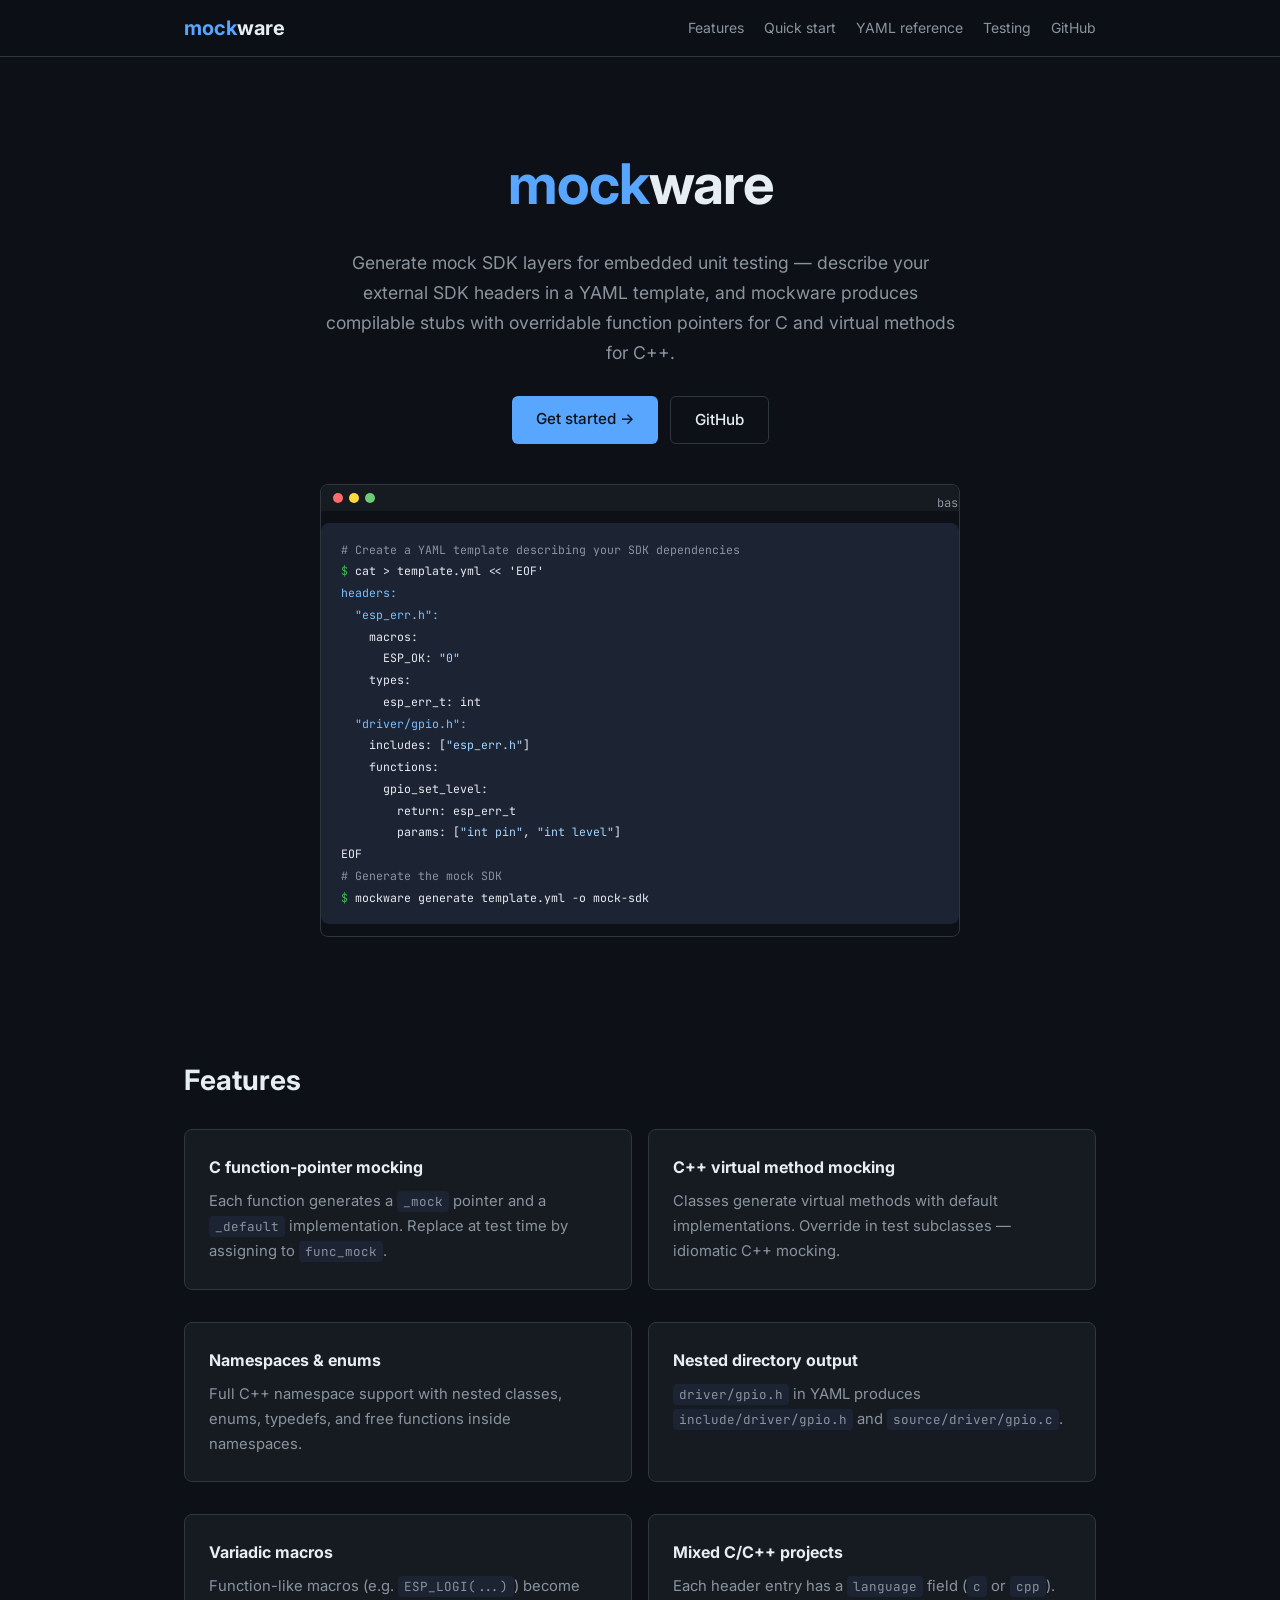
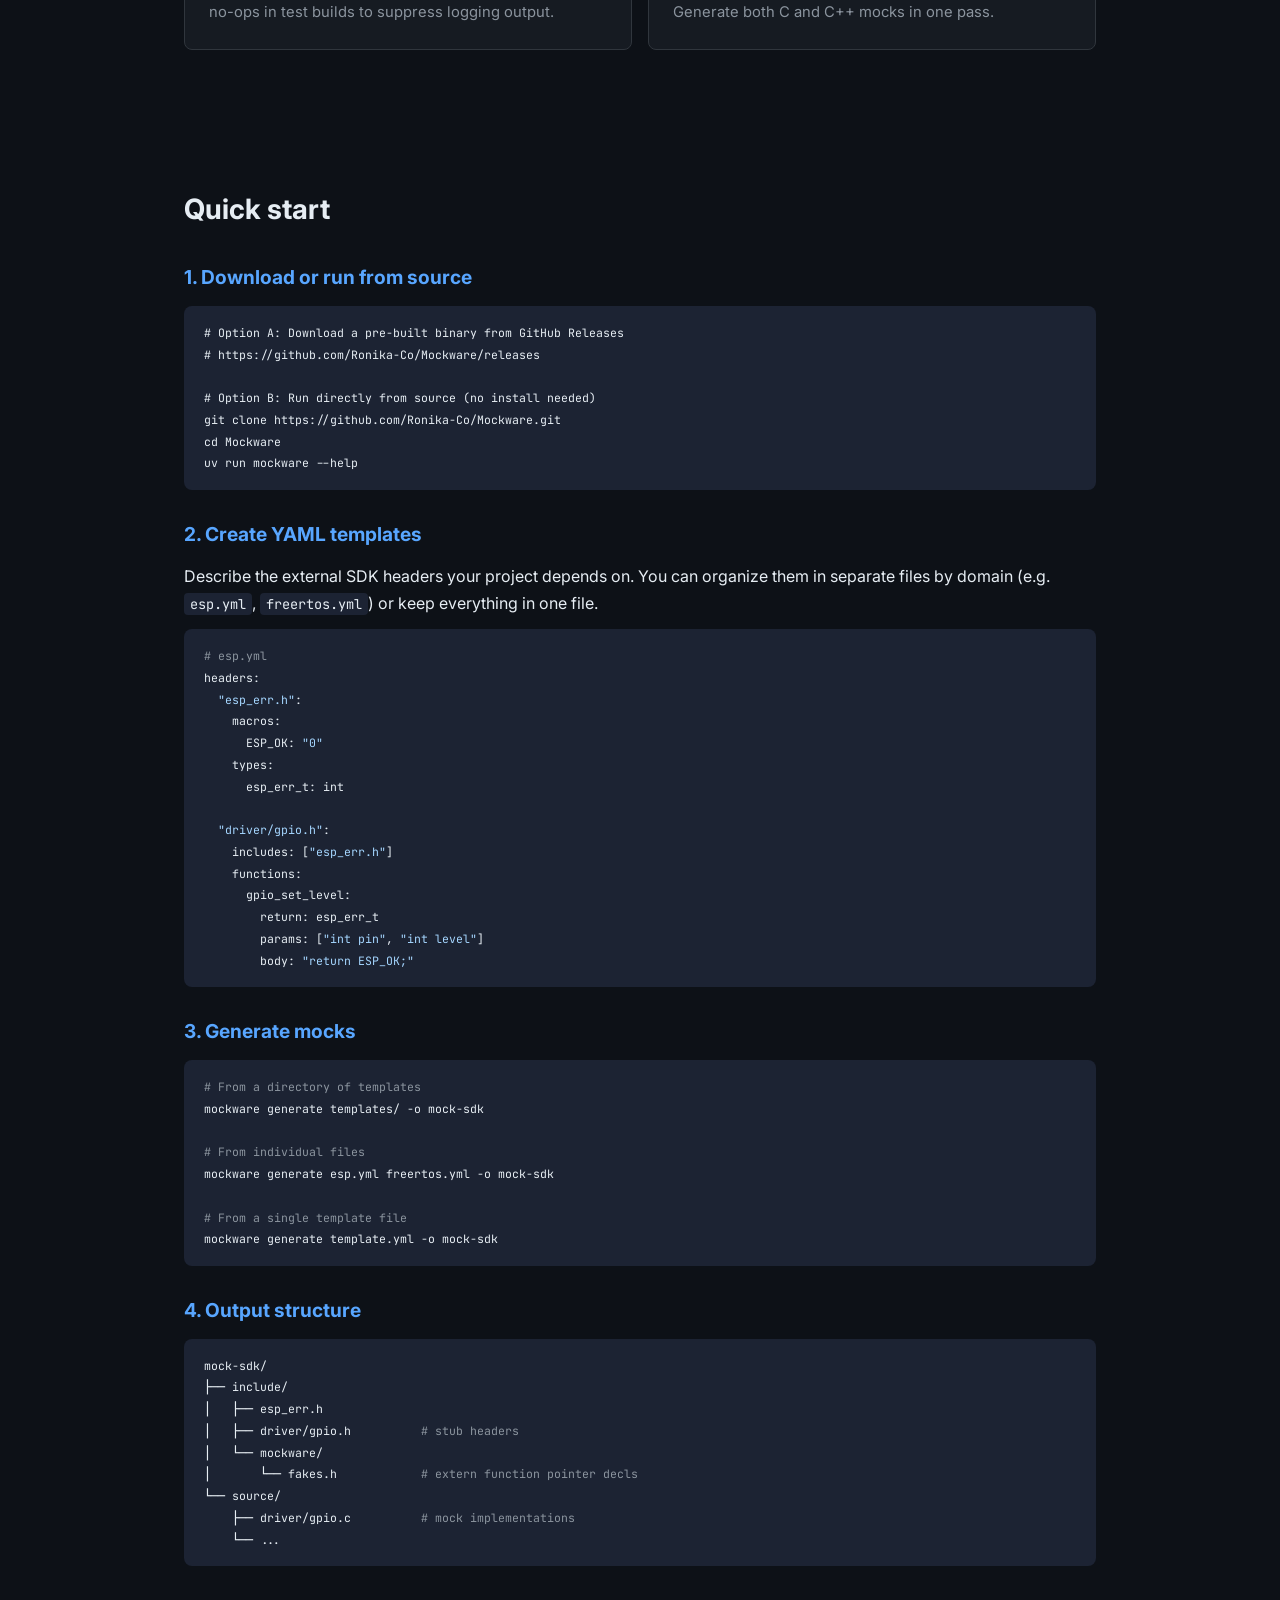
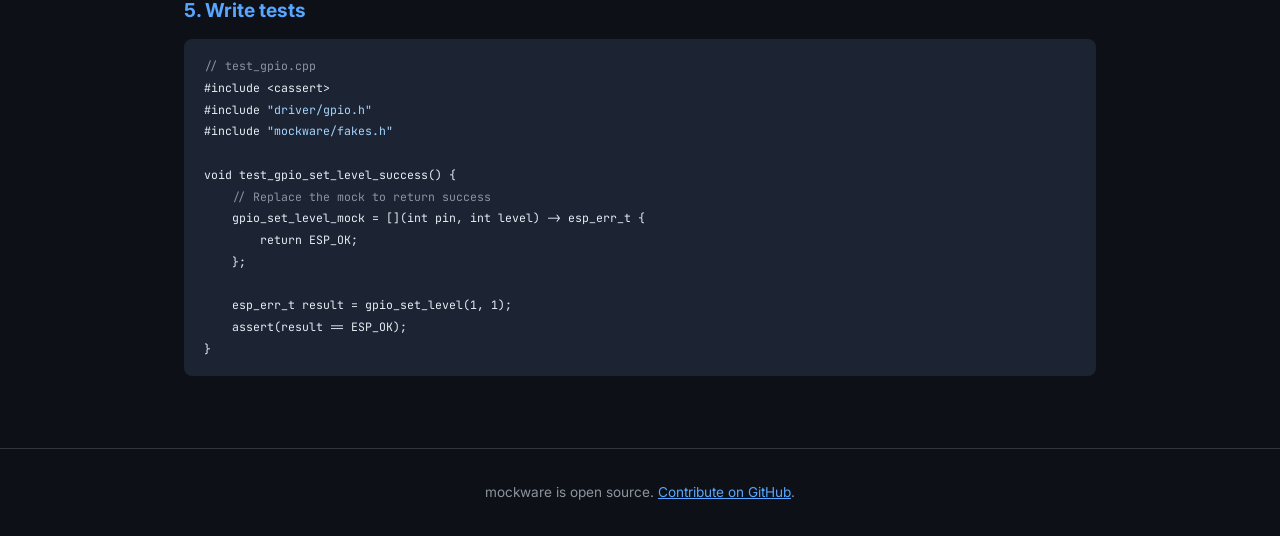
<file: docs/index.html>
<!doctype html>
<html lang="en">
  <head>
    <meta charset="UTF-8" />
    <meta name="viewport" content="width=device-width, initial-scale=1.0" />
    <title>mockware — Generate mock SDK layers for embedded testing</title>
    <meta
      name="description"
      content="Generate mock SDK implementations for embedded unit testing from YAML templates. Supports C functions with function-pointer overrides and C++ classes with virtual methods."
    />
    <meta
      name="google-site-verification"
      content="RLvK6p7sDv1IofFDZbrskPHNYd5kCn-mb_CLmLei02Y"
    />
    <!-- Open Graph -->
    <meta property="og:type" content="website" />
    <meta property="og:url" content="https://ronika-co.github.io/Mockware/" />
    <meta
      property="og:title"
      content="Mockware - Generate mock SDK layers for embedded testing"
    />
    <meta
      property="og:description"
      content="Generate mock SDK implementations for embedded unit testing from YAML templates. Supports C functions with function-pointer overrides and C++ classes with virtual methods."
    />
    <meta property="og:image" content="🧪" />
    <meta property="og:image:width" content="100" />
    <meta property="og:image:height" content="100" />

    <!-- Twitter Card -->
    <meta name="twitter:card" content="summary_large_image" />
    <meta
      name="twitter:title"
      content="Mockware - Generate mock SDK layers for embedded testing"
    />
    <meta
      name="twitter:description"
      content="Generate mock SDK implementations for embedded unit testing from YAML templates. Supports C functions with function-pointer overrides and C++ classes with virtual methods."
    />
    <meta name="twitter:image" content="🧪" />

    <link rel="preconnect" href="https://fonts.googleapis.com" />
    <link rel="preconnect" href="https://fonts.gstatic.com" crossorigin />
    <link
      href="https://fonts.googleapis.com/css2?family=Inter:wght@400;500;600;700&family=JetBrains+Mono:wght@400;500&display=swap"
      rel="stylesheet"
    />
    <link rel="stylesheet" href="style.css" />
    <link
      rel="icon"
      href="data:image/svg+xml,<svg xmlns='http://www.w3.org/2000/svg' viewBox='0 0 100 100'><text y='.9em' font-size='90'>🧪</text></svg>"
    />
  </head>
  <body>
    <nav>
      <div class="container">
        <a href="#" class="logo"><span>mock</span>ware</a>
        <ul>
          <li><a href="#features">Features</a></li>
          <li><a href="#start">Quick start</a></li>
          <li><a href="yaml-reference.html">YAML reference</a></li>
          <li><a href="test-patterns.html">Testing</a></li>
          <li><a href="https://github.com/Ronika-Co/Mockware">GitHub</a></li>
        </ul>
      </div>
    </nav>

    <header class="hero">
      <div class="container">
        <h1><span>mock</span>ware</h1>
        <p class="tagline">
          Generate mock SDK layers for embedded unit testing &mdash; describe
          your external SDK headers in a YAML template, and mockware produces
          compilable stubs with overridable function pointers for C and virtual
          methods for C++.
        </p>
        <div class="buttons">
          <a href="#start" class="btn btn-primary">Get started &rarr;</a>
          <a
            href="https://github.com/Ronika-Co/Mockware"
            class="btn btn-secondary"
            >GitHub</a
          >
        </div>

        <div class="hero-terminal">
          <div class="bar">
            <span></span><span></span><span></span>
            <span class="title">bash</span>
          </div>
          <pre><code><span style="color:#8b949e"># Create a YAML template describing your SDK dependencies</span>
<span style="color:#3fb950">$</span> cat &gt; template.yml &lt;&lt; 'EOF'
<span style="color:#79c0ff">headers:</span>
<span style="color:#79c0ff">  "esp_err.h":</span>
    macros:
      ESP_OK: <span style="color:#a5d6ff">"0"</span>
    types:
      esp_err_t: int
<span style="color:#79c0ff">  "driver/gpio.h":</span>
    includes: [<span style="color:#a5d6ff">"esp_err.h"</span>]
    functions:
      gpio_set_level:
        return: esp_err_t
        params: [<span style="color:#a5d6ff">"int pin"</span>, <span style="color:#a5d6ff">"int level"</span>]
EOF
<span style="color:#8b949e"># Generate the mock SDK</span>
<span style="color:#3fb950">$</span> mockware generate template.yml -o mock-sdk</code></pre>
        </div>
      </div>
    </header>

    <section id="features">
      <div class="container">
        <h2>Features</h2>
        <div class="grid-2">
          <div class="card">
            <h4>C function-pointer mocking</h4>
            <p>
              Each function generates a <code>_mock</code> pointer and a
              <code>_default</code> implementation. Replace at test time by
              assigning to <code>func_mock</code>.
            </p>
          </div>
          <div class="card">
            <h4>C++ virtual method mocking</h4>
            <p>
              Classes generate virtual methods with default implementations.
              Override in test subclasses — idiomatic C++ mocking.
            </p>
          </div>
          <div class="card">
            <h4>Namespaces &amp; enums</h4>
            <p>
              Full C++ namespace support with nested classes, enums, typedefs,
              and free functions inside namespaces.
            </p>
          </div>
          <div class="card">
            <h4>Nested directory output</h4>
            <p>
              <code>driver/gpio.h</code> in YAML produces
              <code>include/driver/gpio.h</code> and
              <code>source/driver/gpio.c</code>.
            </p>
          </div>
          <div class="card">
            <h4>Variadic macros</h4>
            <p>
              Function-like macros (e.g. <code>ESP_LOGI(...)</code>) become
              no-ops in test builds to suppress logging output.
            </p>
          </div>
          <div class="card">
            <h4>Mixed C/C++ projects</h4>
            <p>
              Each header entry has a <code>language</code> field (<code
                >c</code
              >
              or <code>cpp</code>). Generate both C and C++ mocks in one pass.
            </p>
          </div>
        </div>
      </div>
    </section>

    <section id="start">
      <div class="container">
        <h2>Quick start</h2>

        <h3>1. Download or run from source</h3>
        <pre><code># Option A: Download a pre-built binary from GitHub Releases
# https://github.com/Ronika-Co/Mockware/releases

# Option B: Run directly from source (no install needed)
git clone https://github.com/Ronika-Co/Mockware.git
cd Mockware
uv run mockware --help</code></pre>

        <h3>2. Create YAML templates</h3>
        <p>
          Describe the external SDK headers your project depends on. You can
          organize them in separate files by domain (e.g. <code>esp.yml</code>,
          <code>freertos.yml</code>) or keep everything in one file.
        </p>
        <pre><code><span style="color:#8b949e"># esp.yml</span>
headers:
  <span style="color:#a5d6ff">"esp_err.h"</span>:
    macros:
      ESP_OK: <span style="color:#a5d6ff">"0"</span>
    types:
      esp_err_t: int

  <span style="color:#a5d6ff">"driver/gpio.h"</span>:
    includes: [<span style="color:#a5d6ff">"esp_err.h"</span>]
    functions:
      gpio_set_level:
        return: esp_err_t
        params: [<span style="color:#a5d6ff">"int pin"</span>, <span style="color:#a5d6ff">"int level"</span>]
        body: <span style="color:#a5d6ff">"return ESP_OK;"</span></code></pre>

        <h3>3. Generate mocks</h3>
        <pre><code><span style="color:#8b949e"># From a directory of templates</span>
mockware generate templates/ -o mock-sdk

<span style="color:#8b949e"># From individual files</span>
mockware generate esp.yml freertos.yml -o mock-sdk

<span style="color:#8b949e"># From a single template file</span>
mockware generate template.yml -o mock-sdk</code></pre>

        <h3>4. Output structure</h3>
        <pre><code>mock-sdk/
├── include/
│   ├── esp_err.h
│   ├── driver/gpio.h          <span style="color:#8b949e"># stub headers</span>
│   └── mockware/
│       └── fakes.h            <span style="color:#8b949e"># extern function pointer decls</span>
└── source/
    ├── driver/gpio.c          <span style="color:#8b949e"># mock implementations</span>
    └── ...</code></pre>

        <h3>5. Write tests</h3>
        <pre><code><span style="color:#8b949e">// test_gpio.cpp</span>
#include &lt;cassert&gt;
#include <span style="color:#a5d6ff">"driver/gpio.h"</span>
#include <span style="color:#a5d6ff">"mockware/fakes.h"</span>

void test_gpio_set_level_success() {
    <span style="color:#8b949e">// Replace the mock to return success</span>
    gpio_set_level_mock = [](int pin, int level) -> esp_err_t {
        return ESP_OK;
    };

    esp_err_t result = gpio_set_level(1, 1);
    assert(result == ESP_OK);
}</code></pre>
      </div>
    </section>

    <footer>
      <div class="container">
        <p>
          mockware is open source.
          <a href="https://github.com/Ronika-Co/Mockware"
            >Contribute on GitHub</a
          >.
        </p>
      </div>
    </footer>

    <script src="script.js"></script>
  </body>
</html>
</file>
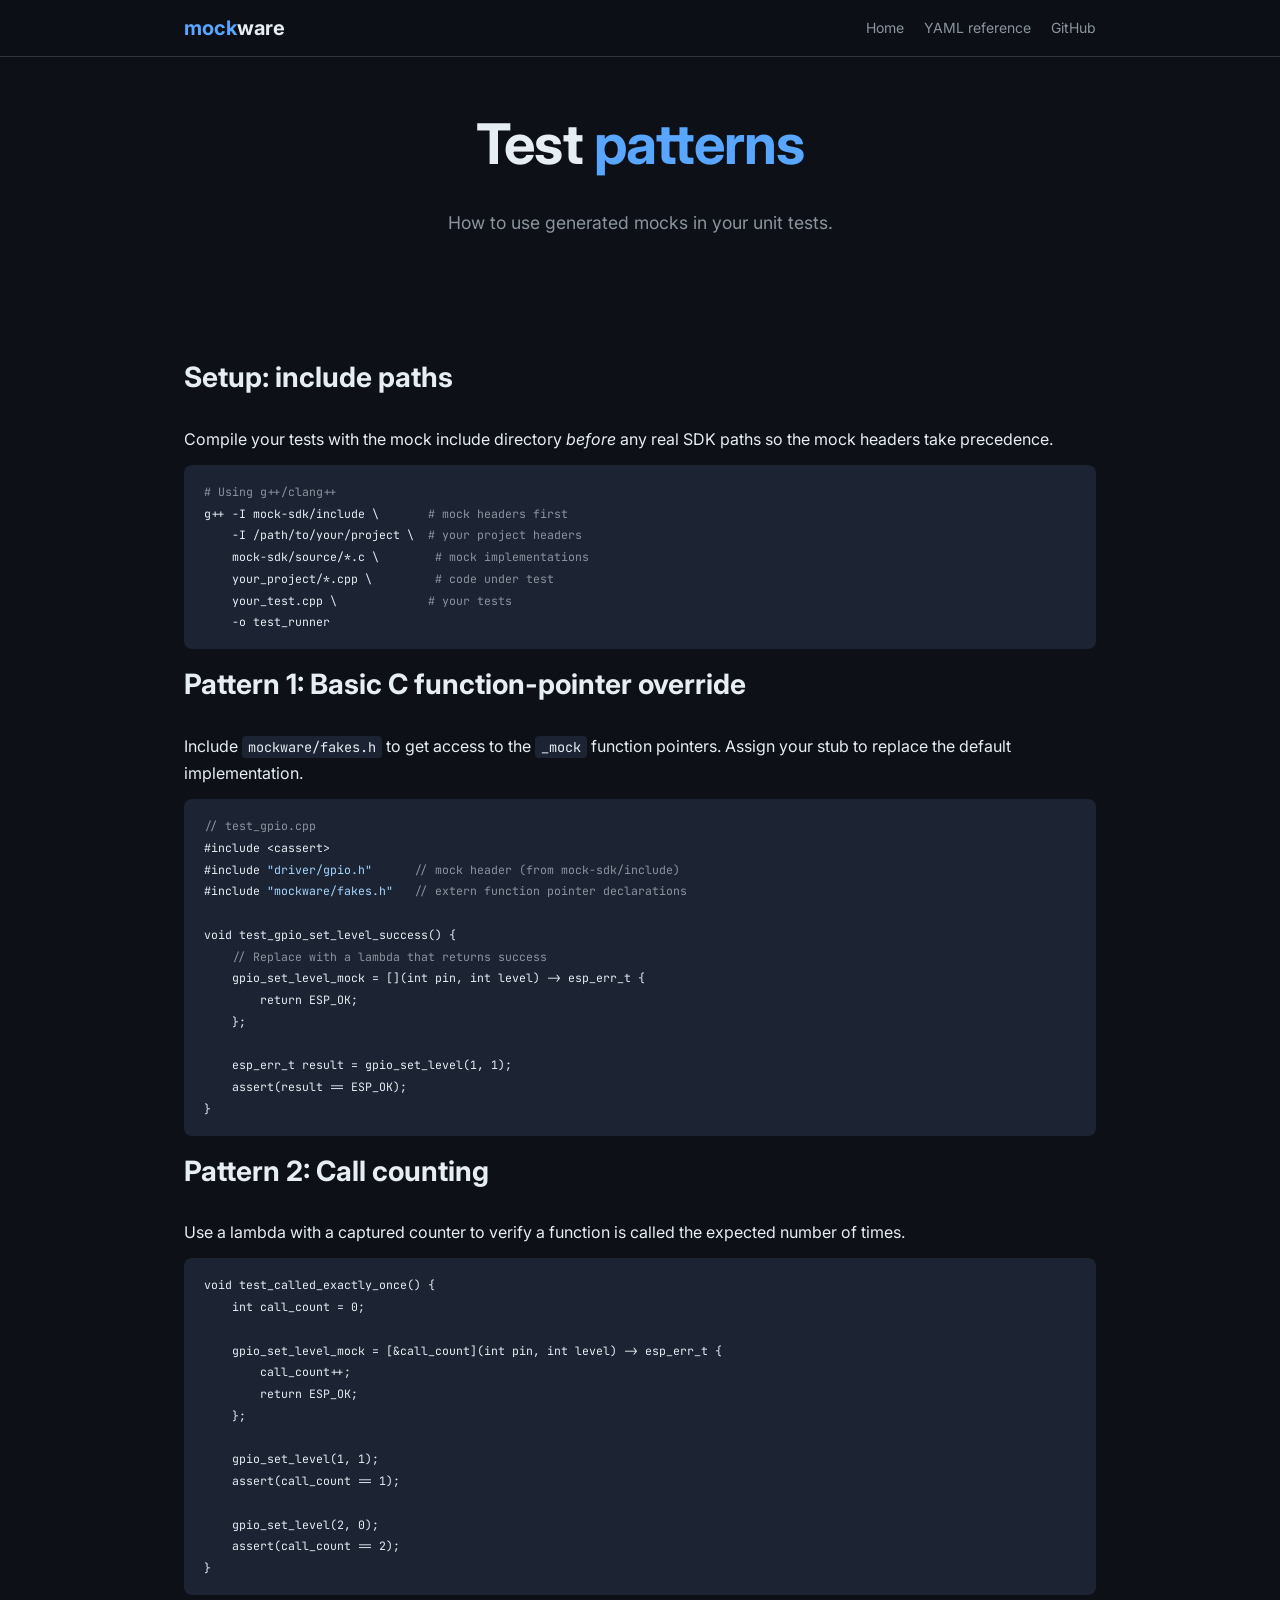
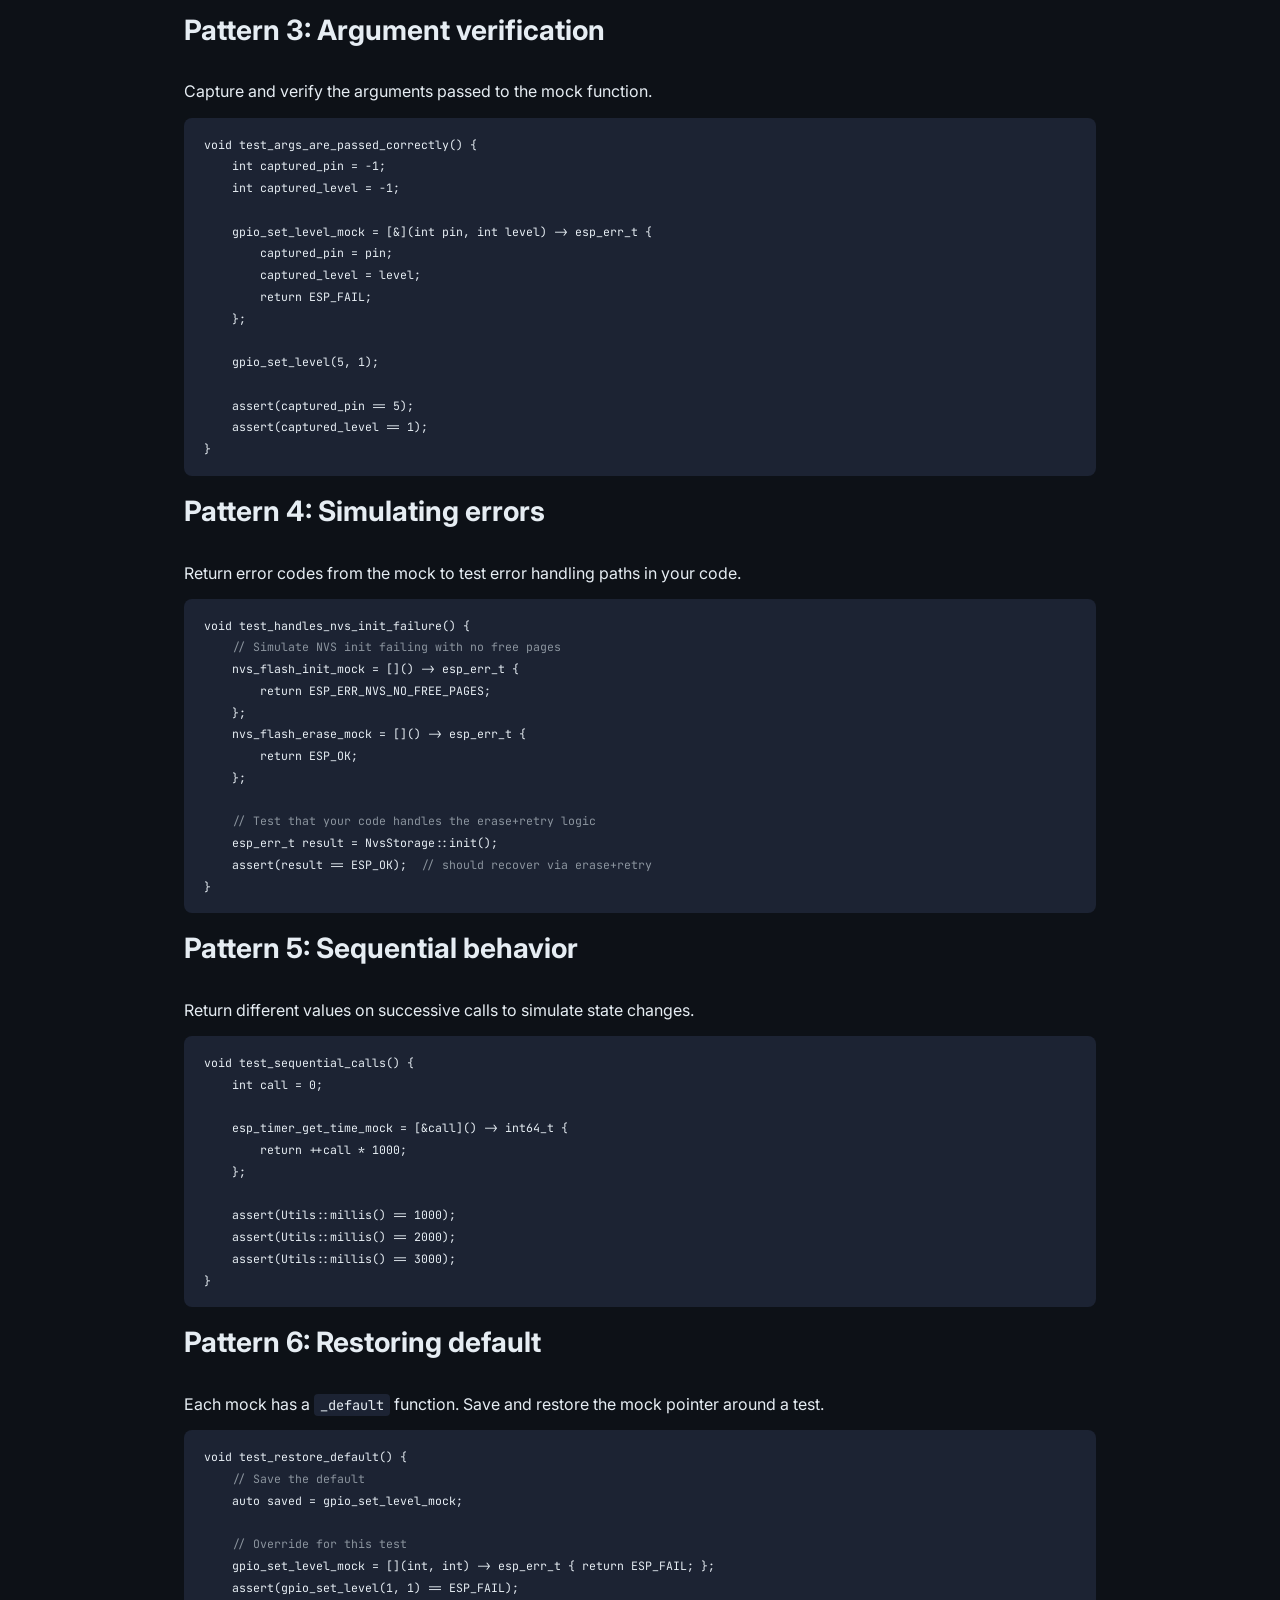
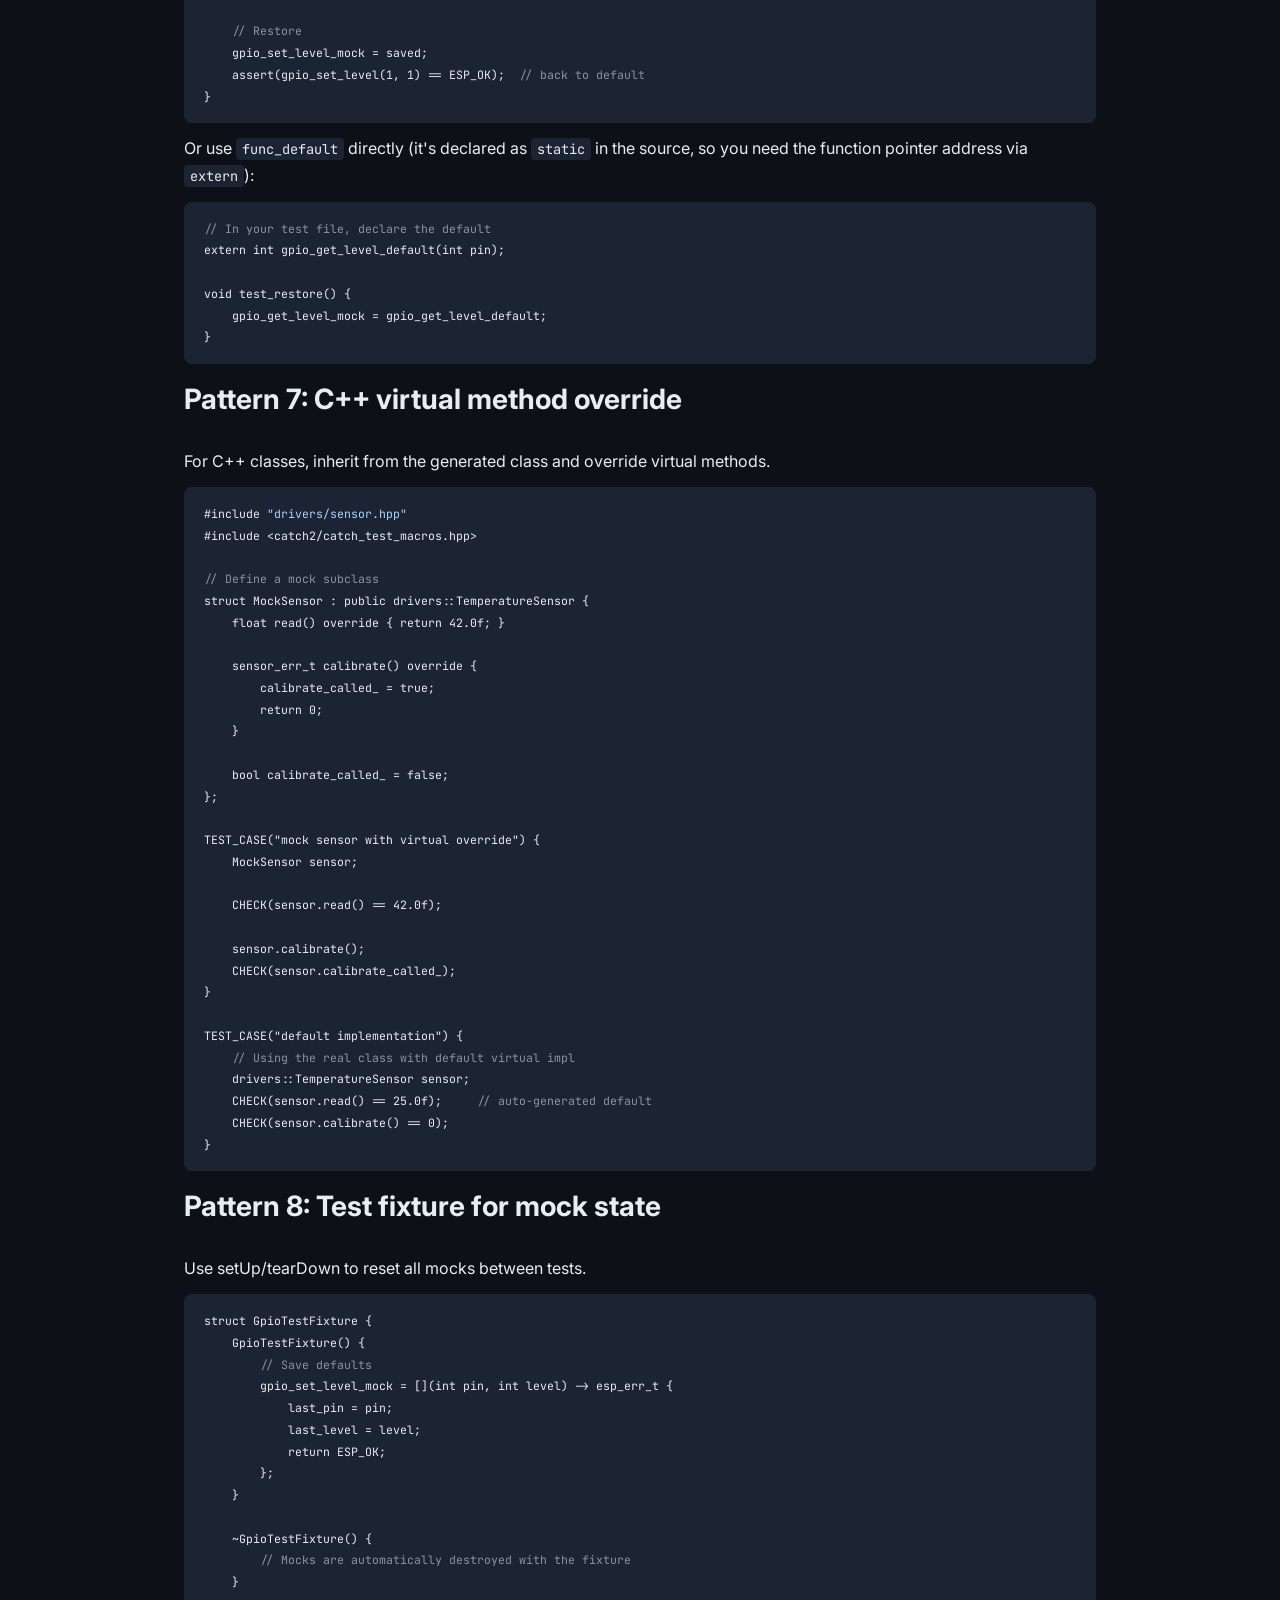
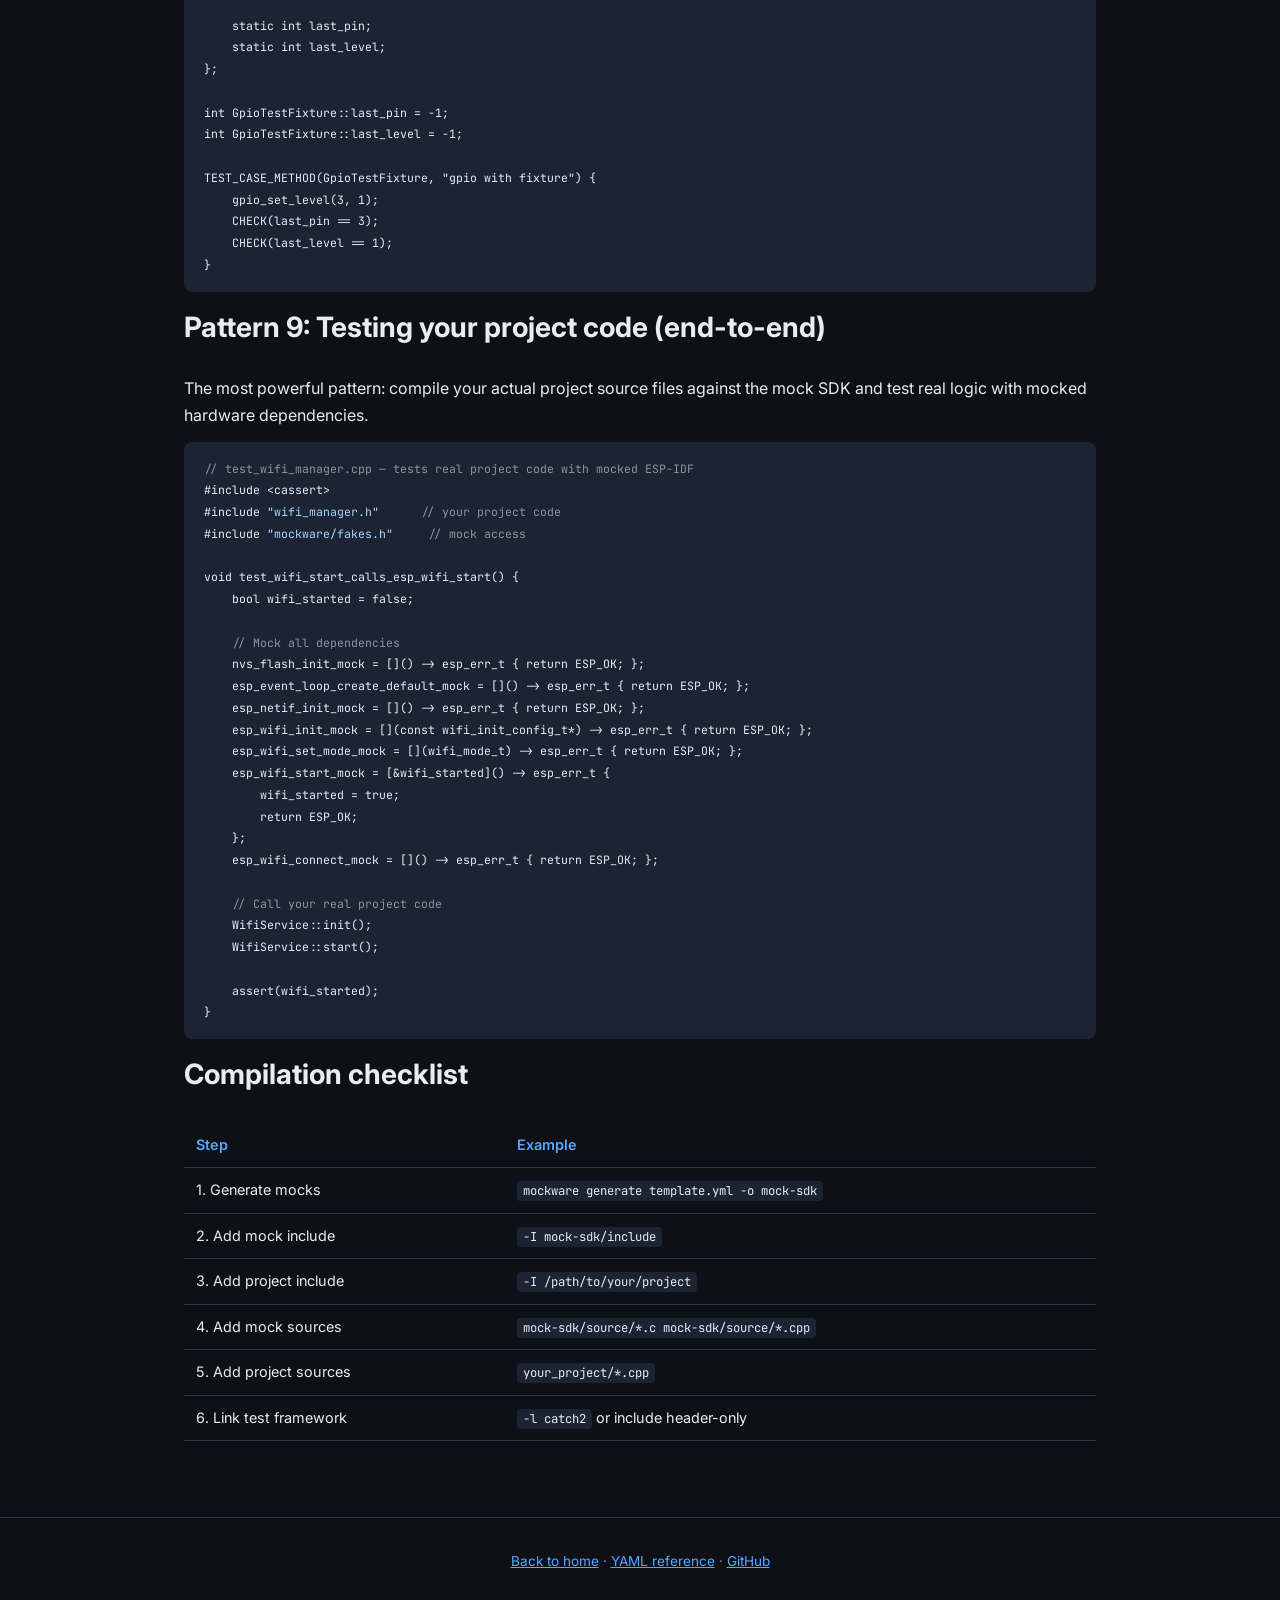
<file: docs/test-patterns.html>
<!DOCTYPE html>
<html lang="en">
<head>
  <meta charset="UTF-8">
  <meta name="viewport" content="width=device-width, initial-scale=1.0">
  <title>Test patterns — mockware</title>
  <meta name="description" content="How to use generated mocks in unit tests: C function-pointer overrides, C++ virtual method overrides, call counting, error simulation, fixtures.">
  <link rel="preconnect" href="https://fonts.googleapis.com">
  <link rel="preconnect" href="https://fonts.gstatic.com" crossorigin>
  <link href="https://fonts.googleapis.com/css2?family=Inter:wght@400;500;600;700&family=JetBrains+Mono:wght@400;500&display=swap" rel="stylesheet">
  <link rel="stylesheet" href="style.css">
  <link rel="icon" href="data:image/svg+xml,<svg xmlns='http://www.w3.org/2000/svg' viewBox='0 0 100 100'><text y='.9em' font-size='90'>🧪</text></svg>">
</head>
<body>
  <nav>
    <div class="container">
      <a href="index.html" class="logo"><span>mock</span>ware</a>
      <ul>
        <li><a href="index.html">Home</a></li>
        <li><a href="yaml-reference.html">YAML reference</a></li>
        <li><a href="https://github.com/Ronika-Co/Mockware">GitHub</a></li>
      </ul>
    </div>
  </nav>

  <div class="hero" style="padding:40px 0">
    <div class="container">
      <h1>Test <span>patterns</span></h1>
      <p>How to use generated mocks in your unit tests.</p>
    </div>
  </div>

  <section>
    <div class="container">

      <h2>Setup: include paths</h2>
      <p>Compile your tests with the mock include directory <em>before</em> any real SDK paths so the mock headers take precedence.</p>
      <pre><code><span style="color:#8b949e"># Using g++/clang++</span>
g++ -I mock-sdk/include \       <span style="color:#8b949e"># mock headers first</span>
    -I /path/to/your/project \  <span style="color:#8b949e"># your project headers</span>
    mock-sdk/source/*.c \        <span style="color:#8b949e"># mock implementations</span>
    your_project/*.cpp \         <span style="color:#8b949e"># code under test</span>
    your_test.cpp \             <span style="color:#8b949e"># your tests</span>
    -o test_runner</code></pre>

      <h2>Pattern 1: Basic C function-pointer override</h2>
      <p>Include <code>mockware/fakes.h</code> to get access to the <code>_mock</code> function pointers. Assign your stub to replace the default implementation.</p>
      <pre><code><span style="color:#8b949e">// test_gpio.cpp</span>
#include &lt;cassert&gt;
#include <span style="color:#a5d6ff">"driver/gpio.h"</span>      <span style="color:#8b949e">// mock header (from mock-sdk/include)</span>
#include <span style="color:#a5d6ff">"mockware/fakes.h"</span>   <span style="color:#8b949e">// extern function pointer declarations</span>

void test_gpio_set_level_success() {
    <span style="color:#8b949e">// Replace with a lambda that returns success</span>
    gpio_set_level_mock = [](int pin, int level) -> esp_err_t {
        return ESP_OK;
    };

    esp_err_t result = gpio_set_level(1, 1);
    assert(result == ESP_OK);
}</code></pre>

      <h2>Pattern 2: Call counting</h2>
      <p>Use a lambda with a captured counter to verify a function is called the expected number of times.</p>
      <pre><code>void test_called_exactly_once() {
    int call_count = 0;

    gpio_set_level_mock = [&call_count](int pin, int level) -> esp_err_t {
        call_count++;
        return ESP_OK;
    };

    gpio_set_level(1, 1);
    assert(call_count == 1);

    gpio_set_level(2, 0);
    assert(call_count == 2);
}</code></pre>

      <h2>Pattern 3: Argument verification</h2>
      <p>Capture and verify the arguments passed to the mock function.</p>
      <pre><code>void test_args_are_passed_correctly() {
    int captured_pin = -1;
    int captured_level = -1;

    gpio_set_level_mock = [&](int pin, int level) -> esp_err_t {
        captured_pin = pin;
        captured_level = level;
        return ESP_FAIL;
    };

    gpio_set_level(5, 1);

    assert(captured_pin == 5);
    assert(captured_level == 1);
}</code></pre>

      <h2>Pattern 4: Simulating errors</h2>
      <p>Return error codes from the mock to test error handling paths in your code.</p>
      <pre><code>void test_handles_nvs_init_failure() {
    <span style="color:#8b949e">// Simulate NVS init failing with no free pages</span>
    nvs_flash_init_mock = []() -> esp_err_t {
        return ESP_ERR_NVS_NO_FREE_PAGES;
    };
    nvs_flash_erase_mock = []() -> esp_err_t {
        return ESP_OK;
    };

    <span style="color:#8b949e">// Test that your code handles the erase+retry logic</span>
    esp_err_t result = NvsStorage::init();
    assert(result == ESP_OK);  <span style="color:#8b949e">// should recover via erase+retry</span>
}</code></pre>

      <h2>Pattern 5: Sequential behavior</h2>
      <p>Return different values on successive calls to simulate state changes.</p>
      <pre><code>void test_sequential_calls() {
    int call = 0;

    esp_timer_get_time_mock = [&call]() -> int64_t {
        return ++call * 1000;
    };

    assert(Utils::millis() == 1000);
    assert(Utils::millis() == 2000);
    assert(Utils::millis() == 3000);
}</code></pre>

      <h2>Pattern 6: Restoring default</h2>
      <p>Each mock has a <code>_default</code> function. Save and restore the mock pointer around a test.</p>
      <pre><code>void test_restore_default() {
    <span style="color:#8b949e">// Save the default</span>
    auto saved = gpio_set_level_mock;

    <span style="color:#8b949e">// Override for this test</span>
    gpio_set_level_mock = [](int, int) -> esp_err_t { return ESP_FAIL; };
    assert(gpio_set_level(1, 1) == ESP_FAIL);

    <span style="color:#8b949e">// Restore</span>
    gpio_set_level_mock = saved;
    assert(gpio_set_level(1, 1) == ESP_OK);  <span style="color:#8b949e">// back to default</span>
}</code></pre>

      <p>Or use <code>func_default</code> directly (it's declared as <code>static</code> in the source, so you need the function pointer address via <code>extern</code>):</p>
      <pre><code><span style="color:#8b949e">// In your test file, declare the default</span>
extern int gpio_get_level_default(int pin);

void test_restore() {
    gpio_get_level_mock = gpio_get_level_default;
}</code></pre>

      <h2>Pattern 7: C++ virtual method override</h2>
      <p>For C++ classes, inherit from the generated class and override virtual methods.</p>
      <pre><code>#include <span style="color:#a5d6ff">"drivers/sensor.hpp"</span>
#include &lt;catch2/catch_test_macros.hpp&gt;

<span style="color:#8b949e">// Define a mock subclass</span>
struct MockSensor : public drivers::TemperatureSensor {
    float read() override { return 42.0f; }

    sensor_err_t calibrate() override {
        calibrate_called_ = true;
        return 0;
    }

    bool calibrate_called_ = false;
};

TEST_CASE("mock sensor with virtual override") {
    MockSensor sensor;

    CHECK(sensor.read() == 42.0f);

    sensor.calibrate();
    CHECK(sensor.calibrate_called_);
}

TEST_CASE("default implementation") {
    <span style="color:#8b949e">// Using the real class with default virtual impl</span>
    drivers::TemperatureSensor sensor;
    CHECK(sensor.read() == 25.0f);     <span style="color:#8b949e">// auto-generated default</span>
    CHECK(sensor.calibrate() == 0);
}</code></pre>

      <h2>Pattern 8: Test fixture for mock state</h2>
      <p>Use setUp/tearDown to reset all mocks between tests.</p>
      <pre><code>struct GpioTestFixture {
    GpioTestFixture() {
        <span style="color:#8b949e">// Save defaults</span>
        gpio_set_level_mock = [](int pin, int level) -> esp_err_t {
            last_pin = pin;
            last_level = level;
            return ESP_OK;
        };
    }

    ~GpioTestFixture() {
        <span style="color:#8b949e">// Mocks are automatically destroyed with the fixture</span>
    }

    static int last_pin;
    static int last_level;
};

int GpioTestFixture::last_pin = -1;
int GpioTestFixture::last_level = -1;

TEST_CASE_METHOD(GpioTestFixture, "gpio with fixture") {
    gpio_set_level(3, 1);
    CHECK(last_pin == 3);
    CHECK(last_level == 1);
}</code></pre>

      <h2>Pattern 9: Testing your project code (end-to-end)</h2>
      <p>The most powerful pattern: compile your actual project source files against the mock SDK and test real logic with mocked hardware dependencies.</p>
      <pre><code><span style="color:#8b949e">// test_wifi_manager.cpp — tests real project code with mocked ESP-IDF</span>
#include &lt;cassert&gt;
#include <span style="color:#a5d6ff">"wifi_manager.h"</span>      <span style="color:#8b949e">// your project code</span>
#include <span style="color:#a5d6ff">"mockware/fakes.h"</span>     <span style="color:#8b949e">// mock access</span>

void test_wifi_start_calls_esp_wifi_start() {
    bool wifi_started = false;

    <span style="color:#8b949e">// Mock all dependencies</span>
    nvs_flash_init_mock = []() -> esp_err_t { return ESP_OK; };
    esp_event_loop_create_default_mock = []() -> esp_err_t { return ESP_OK; };
    esp_netif_init_mock = []() -> esp_err_t { return ESP_OK; };
    esp_wifi_init_mock = [](const wifi_init_config_t*) -> esp_err_t { return ESP_OK; };
    esp_wifi_set_mode_mock = [](wifi_mode_t) -> esp_err_t { return ESP_OK; };
    esp_wifi_start_mock = [&wifi_started]() -> esp_err_t {
        wifi_started = true;
        return ESP_OK;
    };
    esp_wifi_connect_mock = []() -> esp_err_t { return ESP_OK; };

    <span style="color:#8b949e">// Call your real project code</span>
    WifiService::init();
    WifiService::start();

    assert(wifi_started);
}</code></pre>

      <h2>Compilation checklist</h2>
      <table>
        <tr><th>Step</th><th>Example</th></tr>
        <tr><td>1. Generate mocks</td><td><code>mockware generate template.yml -o mock-sdk</code></td></tr>
        <tr><td>2. Add mock include</td><td><code>-I mock-sdk/include</code></td></tr>
        <tr><td>3. Add project include</td><td><code>-I /path/to/your/project</code></td></tr>
        <tr><td>4. Add mock sources</td><td><code>mock-sdk/source/*.c mock-sdk/source/*.cpp</code></td></tr>
        <tr><td>5. Add project sources</td><td><code>your_project/*.cpp</code></td></tr>
        <tr><td>6. Link test framework</td><td><code>-l catch2</code> or include header-only</td></tr>
      </table>

    </div>
  </section>

  <footer>
    <div class="container">
      <p><a href="index.html">Back to home</a> &middot; <a href="yaml-reference.html">YAML reference</a> &middot; <a href="https://github.com/Ronika-Co/Mockware">GitHub</a></p>
    </div>
  </footer>

  <script src="script.js"></script>
</body>
</html>
</file>
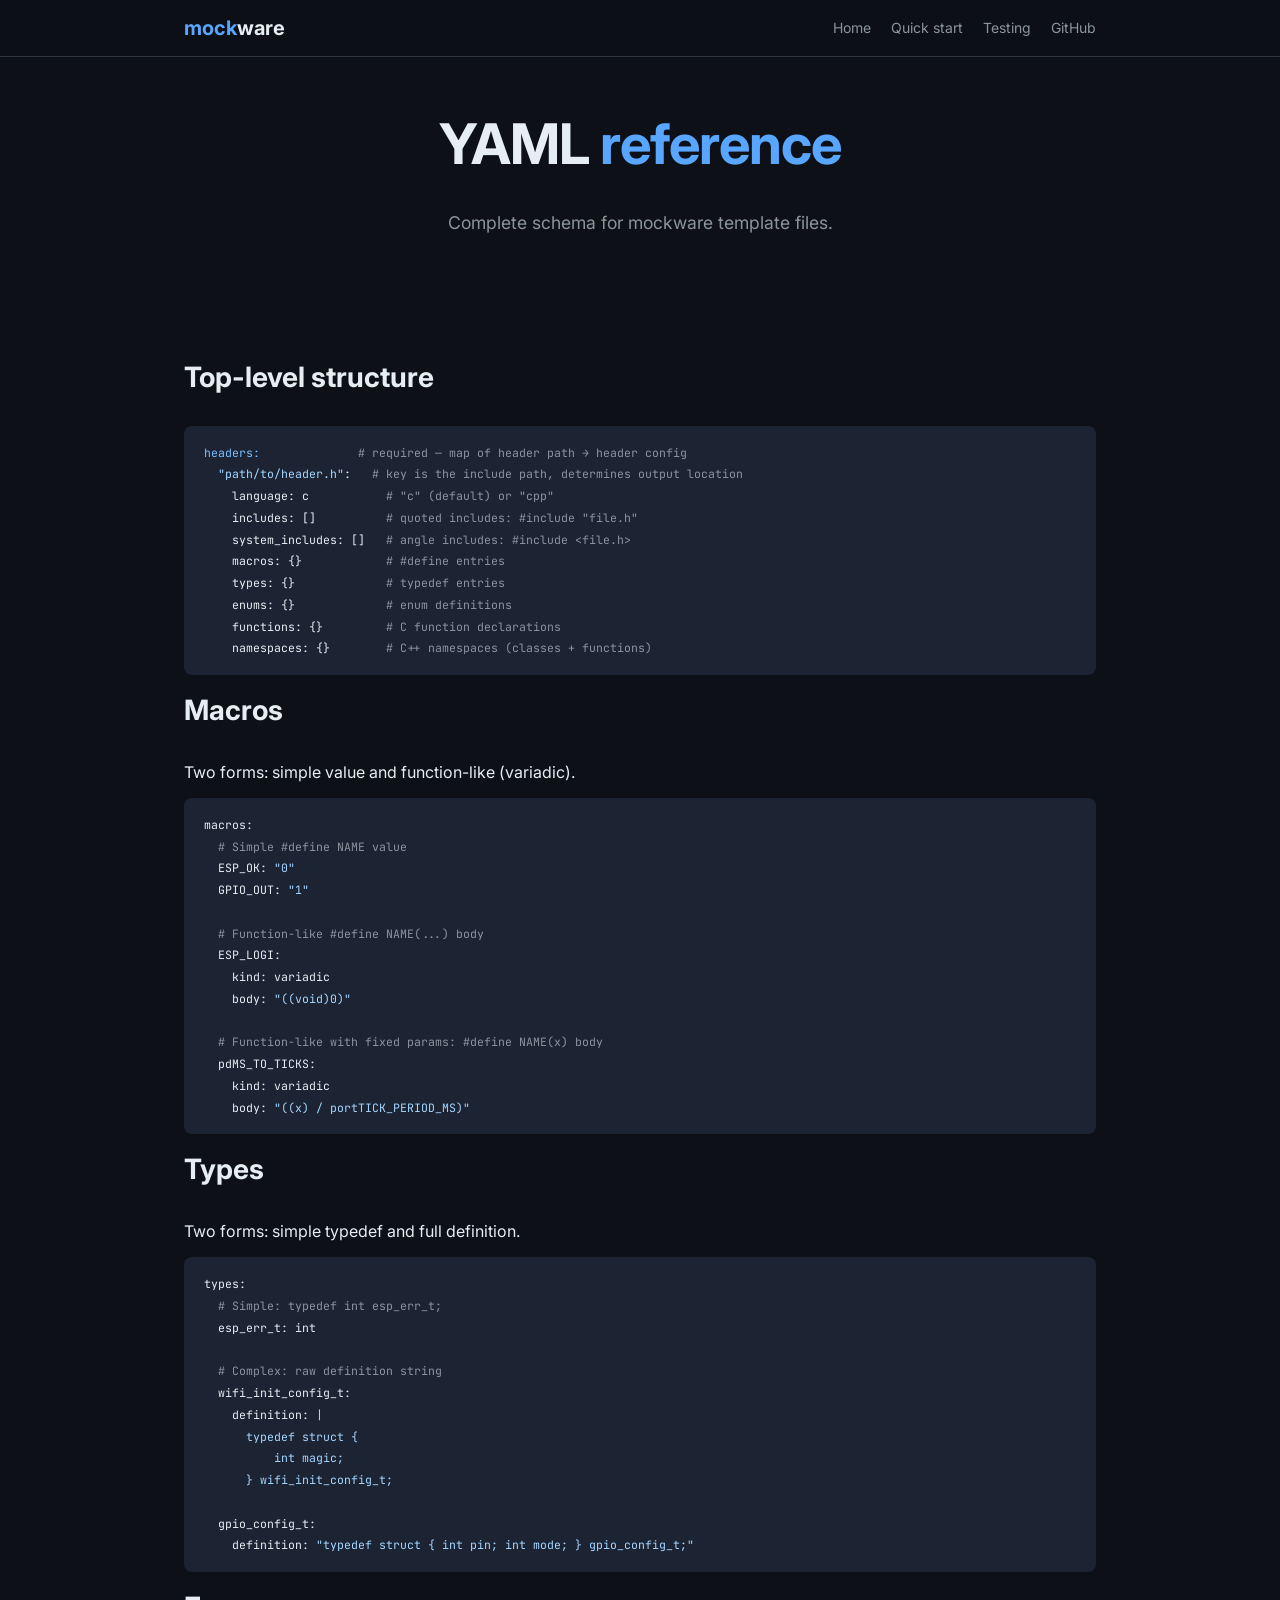
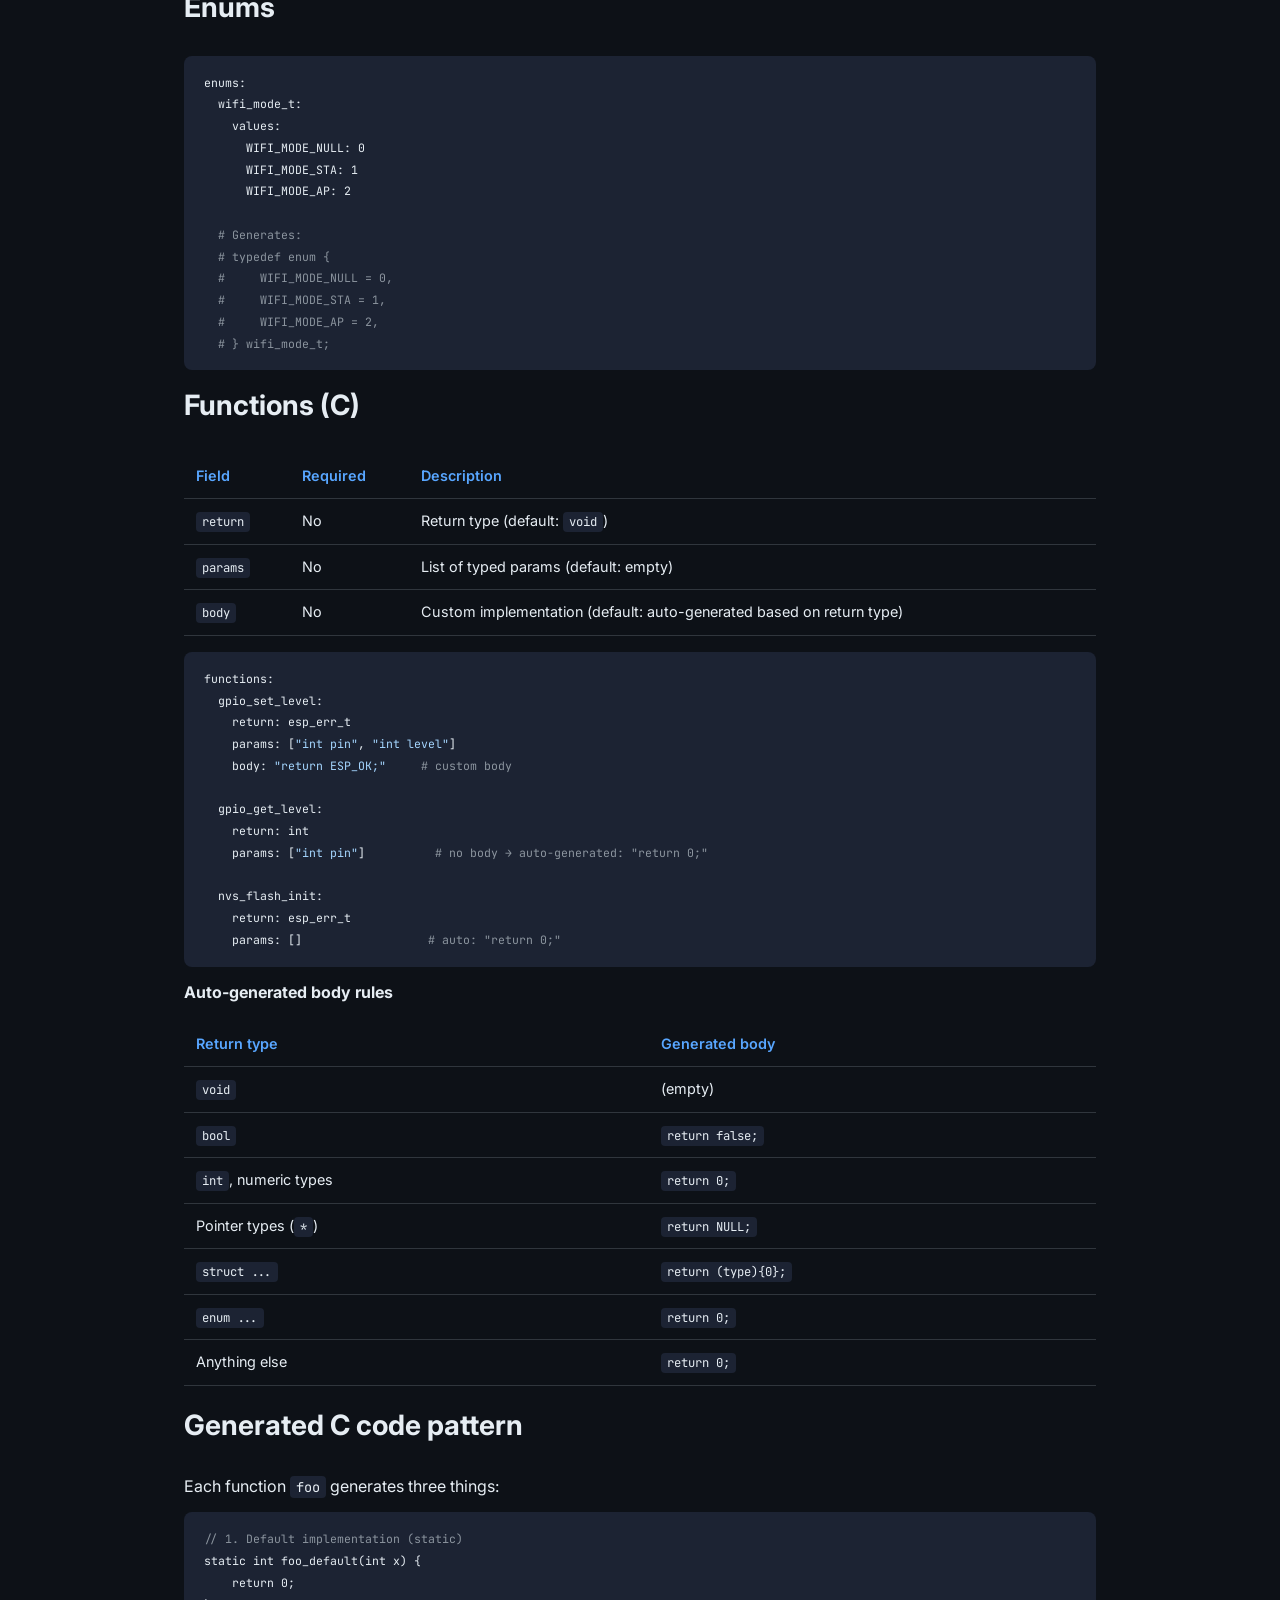
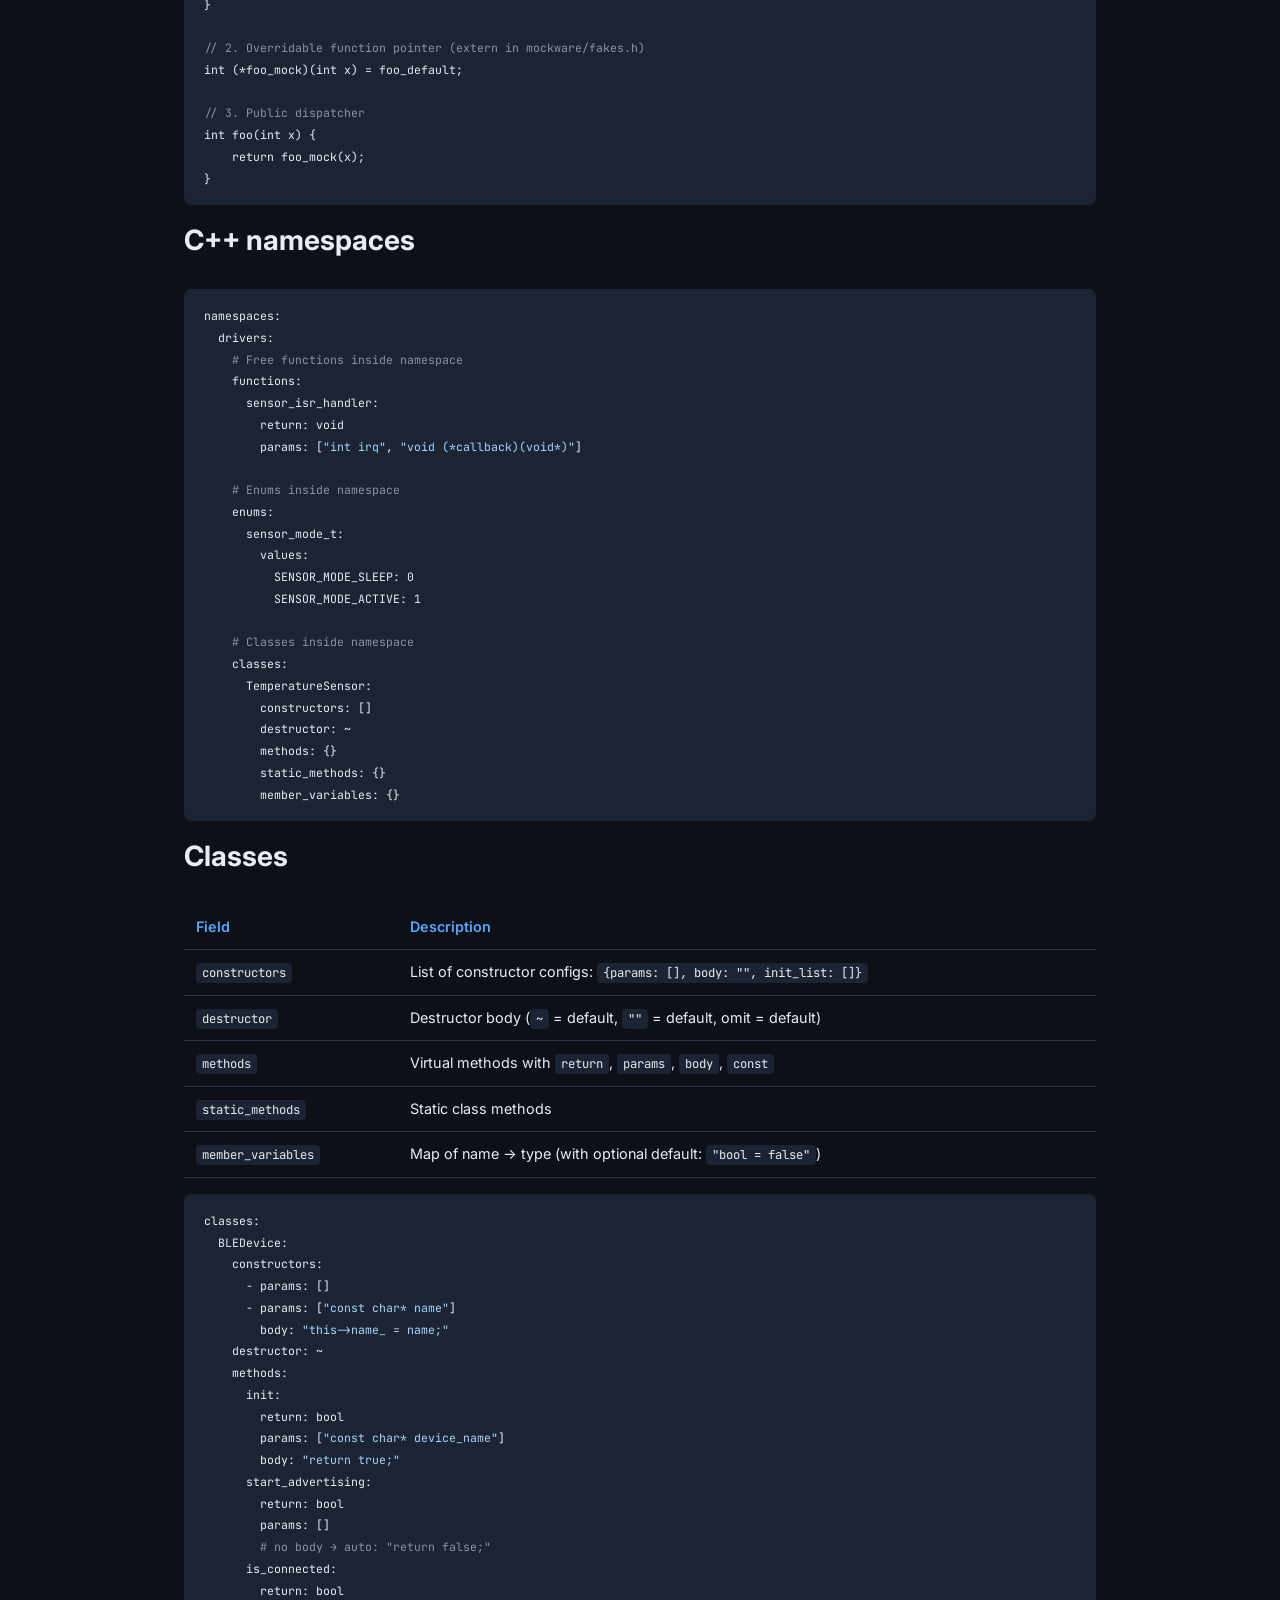
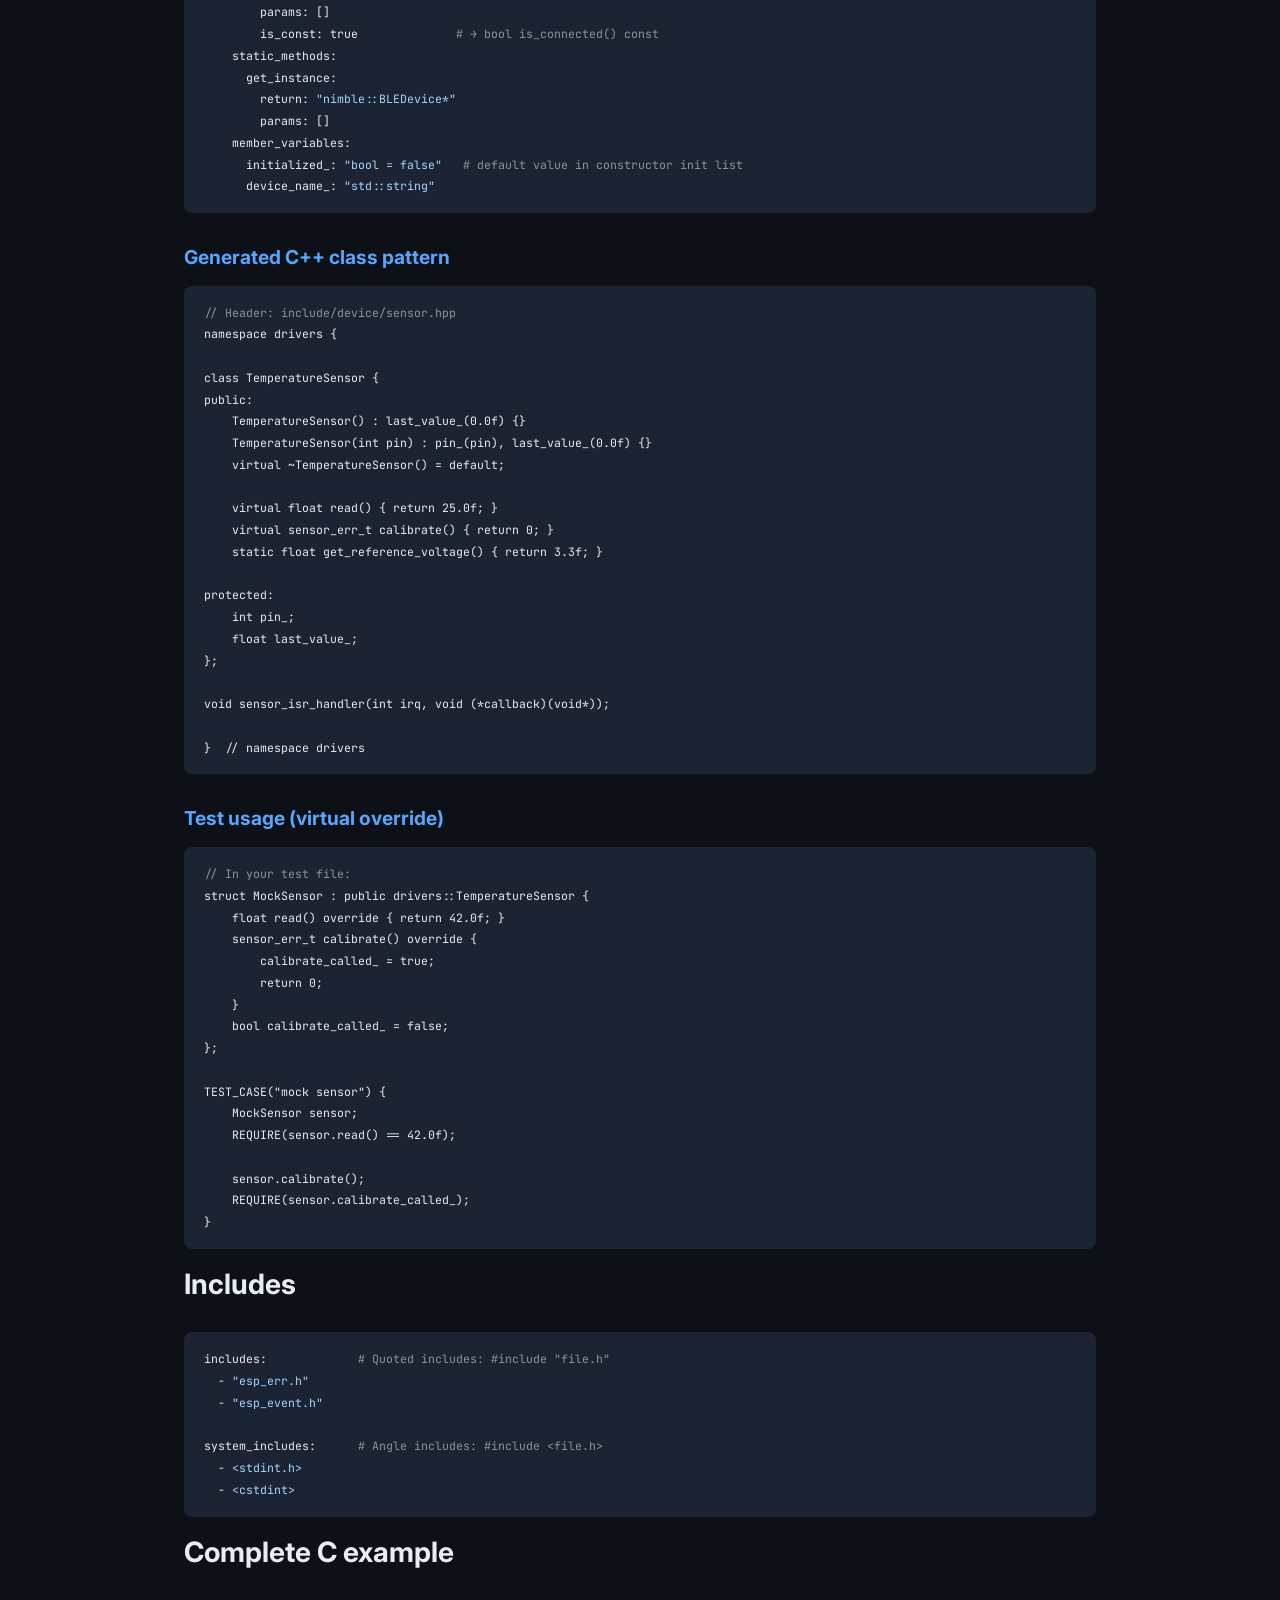
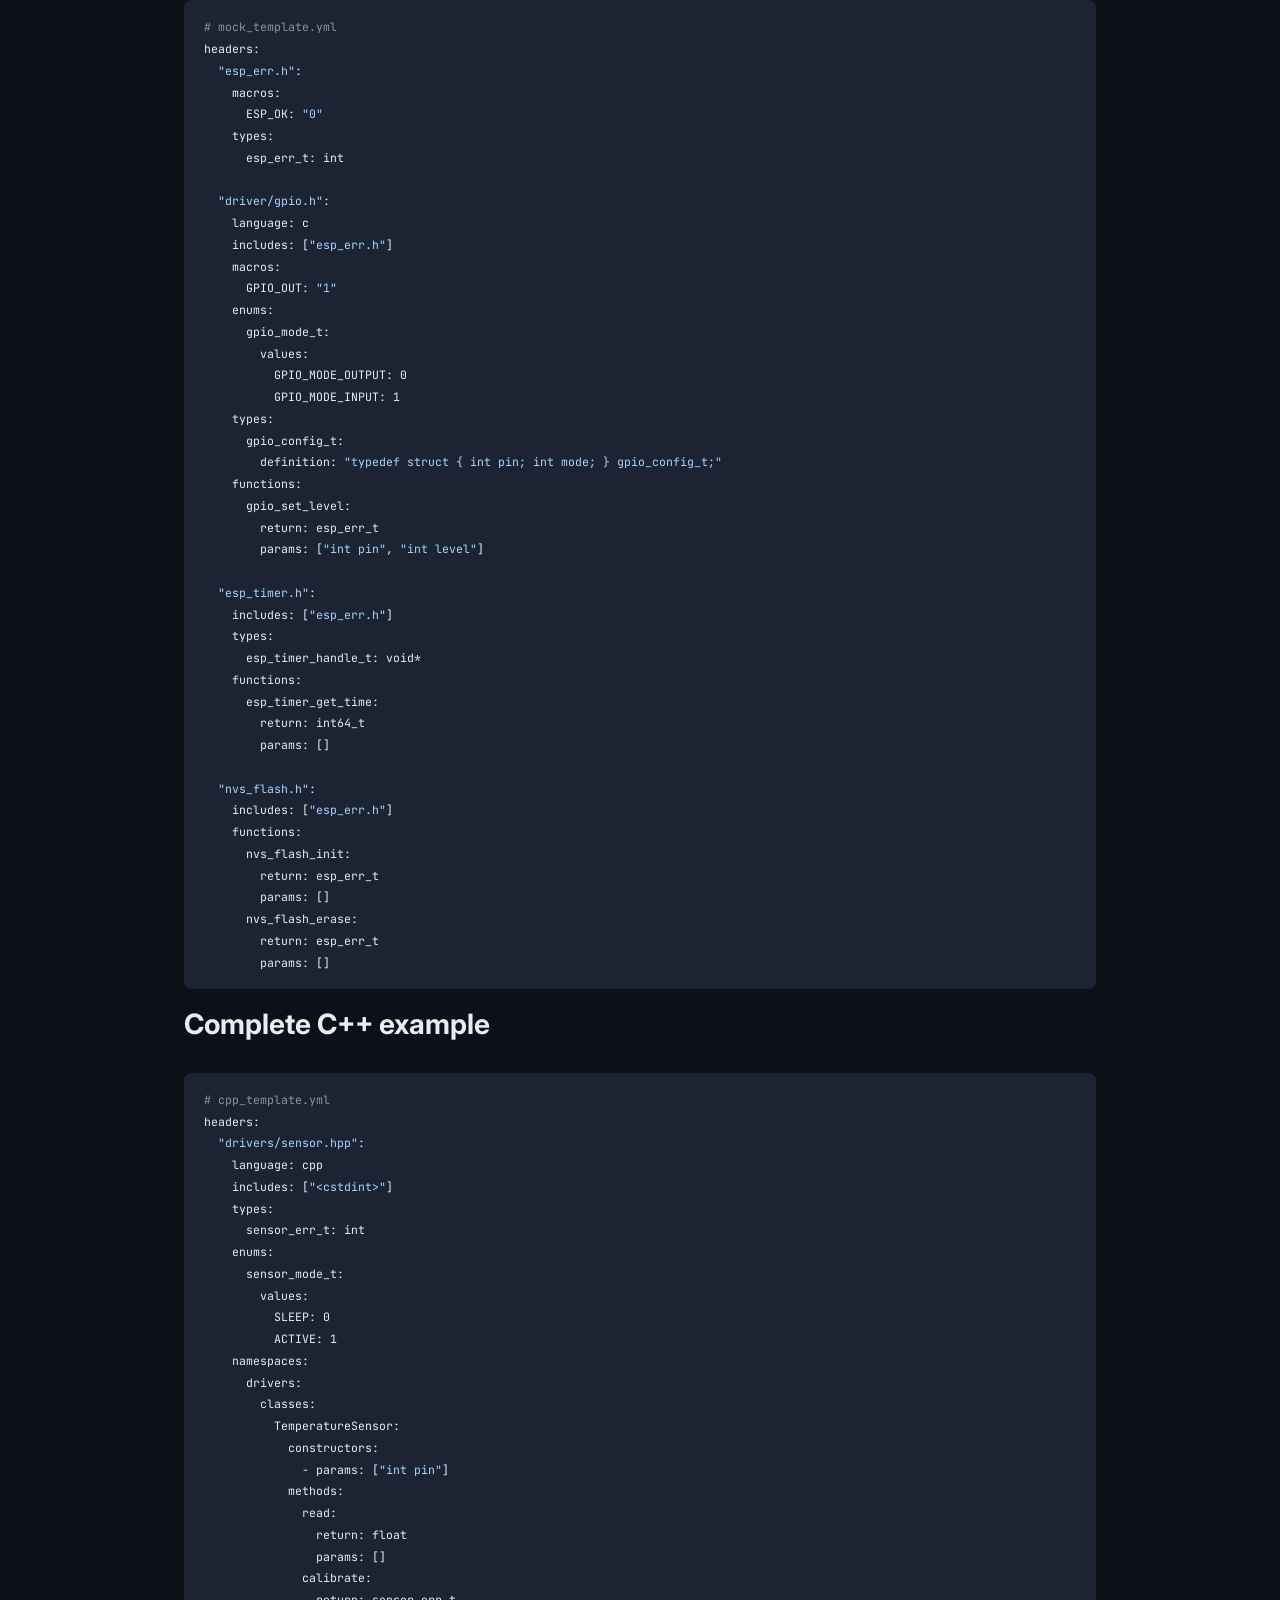
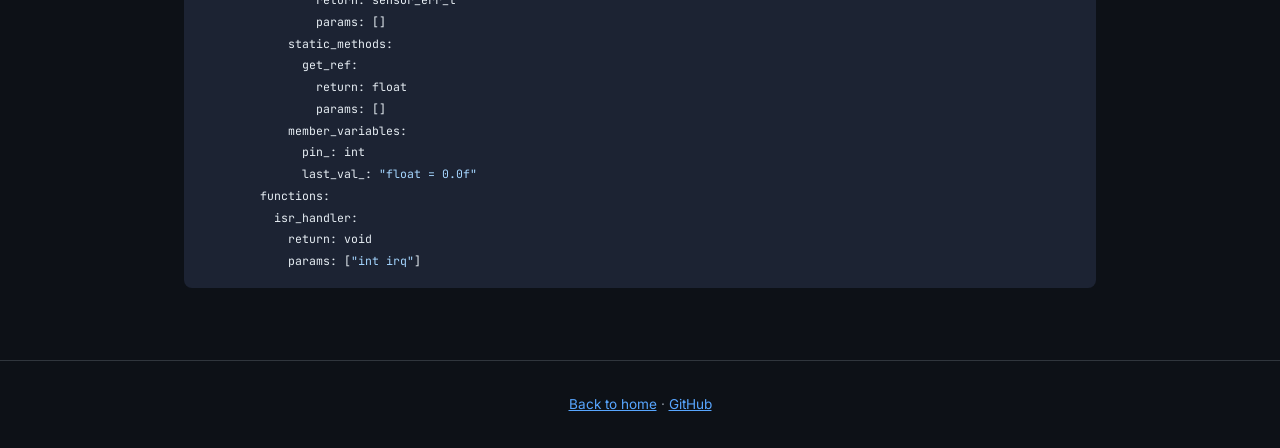
<file: docs/yaml-reference.html>
<!DOCTYPE html>
<html lang="en">
<head>
  <meta charset="UTF-8">
  <meta name="viewport" content="width=device-width, initial-scale=1.0">
  <title>YAML reference — mockware</title>
  <meta name="description" content="Complete YAML schema reference for mockware templates: macros, types, enums, structs, functions, C++ classes, namespaces.">
  <link rel="preconnect" href="https://fonts.googleapis.com">
  <link rel="preconnect" href="https://fonts.gstatic.com" crossorigin>
  <link href="https://fonts.googleapis.com/css2?family=Inter:wght@400;500;600;700&family=JetBrains+Mono:wght@400;500&display=swap" rel="stylesheet">
  <link rel="stylesheet" href="style.css">
  <link rel="icon" href="data:image/svg+xml,<svg xmlns='http://www.w3.org/2000/svg' viewBox='0 0 100 100'><text y='.9em' font-size='90'>🧪</text></svg>">
</head>
<body>
  <nav>
    <div class="container">
      <a href="index.html" class="logo"><span>mock</span>ware</a>
      <ul>
        <li><a href="index.html">Home</a></li>
        <li><a href="index.html#start">Quick start</a></li>
        <li><a href="test-patterns.html">Testing</a></li>
        <li><a href="https://github.com/Ronika-Co/Mockware">GitHub</a></li>
      </ul>
    </div>
  </nav>

  <div class="hero" style="padding:40px 0">
    <div class="container">
      <h1>YAML <span>reference</span></h1>
      <p>Complete schema for mockware template files.</p>
    </div>
  </div>

  <section>
    <div class="container">

      <h2>Top-level structure</h2>
      <pre><code><span style="color:#79c0ff">headers:</span>              <span style="color:#8b949e"># required — map of header path → header config</span>
  <span style="color:#a5d6ff">"path/to/header.h"</span>:   <span style="color:#8b949e"># key is the include path, determines output location</span>
    language: c           <span style="color:#8b949e"># "c" (default) or "cpp"</span>
    includes: []          <span style="color:#8b949e"># quoted includes: #include "file.h"</span>
    system_includes: []   <span style="color:#8b949e"># angle includes: #include &lt;file.h&gt;</span>
    macros: {}            <span style="color:#8b949e"># #define entries</span>
    types: {}             <span style="color:#8b949e"># typedef entries</span>
    enums: {}             <span style="color:#8b949e"># enum definitions</span>
    functions: {}         <span style="color:#8b949e"># C function declarations</span>
    namespaces: {}        <span style="color:#8b949e"># C++ namespaces (classes + functions)</span></code></pre>

      <h2>Macros</h2>
      <p>Two forms: simple value and function-like (variadic).</p>
      <pre><code>macros:
  <span style="color:#8b949e"># Simple #define NAME value</span>
  ESP_OK: <span style="color:#a5d6ff">"0"</span>
  GPIO_OUT: <span style="color:#a5d6ff">"1"</span>

  <span style="color:#8b949e"># Function-like #define NAME(...) body</span>
  ESP_LOGI:
    kind: variadic
    body: <span style="color:#a5d6ff">"((void)0)"</span>

  <span style="color:#8b949e"># Function-like with fixed params: #define NAME(x) body</span>
  pdMS_TO_TICKS:
    kind: variadic
    body: <span style="color:#a5d6ff">"((x) / portTICK_PERIOD_MS)"</span></code></pre>

      <h2>Types</h2>
      <p>Two forms: simple typedef and full definition.</p>
      <pre><code>types:
  <span style="color:#8b949e"># Simple: typedef int esp_err_t;</span>
  esp_err_t: int

  <span style="color:#8b949e"># Complex: raw definition string</span>
  wifi_init_config_t:
    definition: <span style="color:#a5d6ff">|
      typedef struct {
          int magic;
      } wifi_init_config_t;</span>

  gpio_config_t:
    definition: <span style="color:#a5d6ff">"typedef struct { int pin; int mode; } gpio_config_t;"</span></code></pre>

      <h2>Enums</h2>
      <pre><code>enums:
  wifi_mode_t:
    values:
      WIFI_MODE_NULL: 0
      WIFI_MODE_STA: 1
      WIFI_MODE_AP: 2

  <span style="color:#8b949e"># Generates:</span>
  <span style="color:#8b949e"># typedef enum {</span>
  <span style="color:#8b949e">#     WIFI_MODE_NULL = 0,</span>
  <span style="color:#8b949e">#     WIFI_MODE_STA = 1,</span>
  <span style="color:#8b949e">#     WIFI_MODE_AP = 2,</span>
  <span style="color:#8b949e"># } wifi_mode_t;</span></code></pre>

      <h2>Functions (C)</h2>
      <table>
        <tr><th>Field</th><th>Required</th><th>Description</th></tr>
        <tr><td><code>return</code></td><td>No</td><td>Return type (default: <code>void</code>)</td></tr>
        <tr><td><code>params</code></td><td>No</td><td>List of typed params (default: empty)</td></tr>
        <tr><td><code>body</code></td><td>No</td><td>Custom implementation (default: auto-generated based on return type)</td></tr>
      </table>
      <pre><code>functions:
  gpio_set_level:
    return: esp_err_t
    params: [<span style="color:#a5d6ff">"int pin"</span>, <span style="color:#a5d6ff">"int level"</span>]
    body: <span style="color:#a5d6ff">"return ESP_OK;"</span>     <span style="color:#8b949e"># custom body</span>

  gpio_get_level:
    return: int
    params: [<span style="color:#a5d6ff">"int pin"</span>]          <span style="color:#8b949e"># no body → auto-generated: "return 0;"</span>

  nvs_flash_init:
    return: esp_err_t
    params: []                  <span style="color:#8b949e"># auto: "return 0;"</span></code></pre>

      <h4>Auto-generated body rules</h4>
      <table>
        <tr><th>Return type</th><th>Generated body</th></tr>
        <tr><td><code>void</code></td><td>(empty)</td></tr>
        <tr><td><code>bool</code></td><td><code>return false;</code></td></tr>
        <tr><td><code>int</code>, numeric types</td><td><code>return 0;</code></td></tr>
        <tr><td>Pointer types (<code>*</code>)</td><td><code>return NULL;</code></td></tr>
        <tr><td><code>struct ...</code></td><td><code>return (type){0};</code></td></tr>
        <tr><td><code>enum ...</code></td><td><code>return 0;</code></td></tr>
        <tr><td>Anything else</td><td><code>return 0;</code></td></tr>
      </table>

      <h2>Generated C code pattern</h2>
      <p>Each function <code>foo</code> generates three things:</p>
      <pre><code><span style="color:#8b949e">// 1. Default implementation (static)</span>
static int foo_default(int x) {
    return 0;
}

<span style="color:#8b949e">// 2. Overridable function pointer (extern in mockware/fakes.h)</span>
int (*foo_mock)(int x) = foo_default;

<span style="color:#8b949e">// 3. Public dispatcher</span>
int foo(int x) {
    return foo_mock(x);
}</code></pre>

      <h2>C++ namespaces</h2>
      <pre><code>namespaces:
  drivers:
    <span style="color:#8b949e"># Free functions inside namespace</span>
    functions:
      sensor_isr_handler:
        return: void
        params: [<span style="color:#a5d6ff">"int irq"</span>, <span style="color:#a5d6ff">"void (*callback)(void*)"</span>]

    <span style="color:#8b949e"># Enums inside namespace</span>
    enums:
      sensor_mode_t:
        values:
          SENSOR_MODE_SLEEP: 0
          SENSOR_MODE_ACTIVE: 1

    <span style="color:#8b949e"># Classes inside namespace</span>
    classes:
      TemperatureSensor:
        constructors: []
        destructor: ~
        methods: {}
        static_methods: {}
        member_variables: {}</code></pre>

      <h2>Classes</h2>
      <table>
        <tr><th>Field</th><th>Description</th></tr>
        <tr><td><code>constructors</code></td><td>List of constructor configs: <code>{params: [], body: "", init_list: []}</code></td></tr>
        <tr><td><code>destructor</code></td><td>Destructor body (<code>~</code> = default, <code>""</code> = default, omit = default)</td></tr>
        <tr><td><code>methods</code></td><td>Virtual methods with <code>return</code>, <code>params</code>, <code>body</code>, <code>const</code></td></tr>
        <tr><td><code>static_methods</code></td><td>Static class methods</td></tr>
        <tr><td><code>member_variables</code></td><td>Map of name → type (with optional default: <code>"bool = false"</code>)</td></tr>
      </table>

      <pre><code>classes:
  BLEDevice:
    constructors:
      - params: []
      - params: [<span style="color:#a5d6ff">"const char* name"</span>]
        body: <span style="color:#a5d6ff">"this->name_ = name;"</span>
    destructor: ~
    methods:
      init:
        return: bool
        params: [<span style="color:#a5d6ff">"const char* device_name"</span>]
        body: <span style="color:#a5d6ff">"return true;"</span>
      start_advertising:
        return: bool
        params: []
        <span style="color:#8b949e"># no body → auto: "return false;"</span>
      is_connected:
        return: bool
        params: []
        is_const: true              <span style="color:#8b949e"># → bool is_connected() const</span>
    static_methods:
      get_instance:
        return: <span style="color:#a5d6ff">"nimble::BLEDevice*"</span>
        params: []
    member_variables:
      initialized_: <span style="color:#a5d6ff">"bool = false"</span>   <span style="color:#8b949e"># default value in constructor init list</span>
      device_name_: <span style="color:#a5d6ff">"std::string"</span></code></pre>

      <h3>Generated C++ class pattern</h3>
      <pre><code><span style="color:#8b949e">// Header: include/device/sensor.hpp</span>
namespace drivers {

class TemperatureSensor {
public:
    TemperatureSensor() : last_value_(0.0f) {}
    TemperatureSensor(int pin) : pin_(pin), last_value_(0.0f) {}
    virtual ~TemperatureSensor() = default;

    virtual float read() { return 25.0f; }
    virtual sensor_err_t calibrate() { return 0; }
    static float get_reference_voltage() { return 3.3f; }

protected:
    int pin_;
    float last_value_;
};

void sensor_isr_handler(int irq, void (*callback)(void*));

}  // namespace drivers</code></pre>

      <h3>Test usage (virtual override)</h3>
      <pre><code><span style="color:#8b949e">// In your test file:</span>
struct MockSensor : public drivers::TemperatureSensor {
    float read() override { return 42.0f; }
    sensor_err_t calibrate() override {
        calibrate_called_ = true;
        return 0;
    }
    bool calibrate_called_ = false;
};

TEST_CASE("mock sensor") {
    MockSensor sensor;
    REQUIRE(sensor.read() == 42.0f);

    sensor.calibrate();
    REQUIRE(sensor.calibrate_called_);
}</code></pre>

      <h2>Includes</h2>
      <pre><code>includes:             <span style="color:#8b949e"># Quoted includes: #include "file.h"</span>
  - <span style="color:#a5d6ff">"esp_err.h"</span>
  - <span style="color:#a5d6ff">"esp_event.h"</span>

system_includes:      <span style="color:#8b949e"># Angle includes: #include &lt;file.h&gt;</span>
  - <span style="color:#a5d6ff">&lt;stdint.h&gt;</span>
  - <span style="color:#a5d6ff">&lt;cstdint&gt;</span></code></pre>

      <h2>Complete C example</h2>
      <pre><code><span style="color:#8b949e"># mock_template.yml</span>
headers:
  <span style="color:#a5d6ff">"esp_err.h"</span>:
    macros:
      ESP_OK: <span style="color:#a5d6ff">"0"</span>
    types:
      esp_err_t: int

  <span style="color:#a5d6ff">"driver/gpio.h"</span>:
    language: c
    includes: [<span style="color:#a5d6ff">"esp_err.h"</span>]
    macros:
      GPIO_OUT: <span style="color:#a5d6ff">"1"</span>
    enums:
      gpio_mode_t:
        values:
          GPIO_MODE_OUTPUT: 0
          GPIO_MODE_INPUT: 1
    types:
      gpio_config_t:
        definition: <span style="color:#a5d6ff">"typedef struct { int pin; int mode; } gpio_config_t;"</span>
    functions:
      gpio_set_level:
        return: esp_err_t
        params: [<span style="color:#a5d6ff">"int pin"</span>, <span style="color:#a5d6ff">"int level"</span>]

  <span style="color:#a5d6ff">"esp_timer.h"</span>:
    includes: [<span style="color:#a5d6ff">"esp_err.h"</span>]
    types:
      esp_timer_handle_t: void*
    functions:
      esp_timer_get_time:
        return: int64_t
        params: []

  <span style="color:#a5d6ff">"nvs_flash.h"</span>:
    includes: [<span style="color:#a5d6ff">"esp_err.h"</span>]
    functions:
      nvs_flash_init:
        return: esp_err_t
        params: []
      nvs_flash_erase:
        return: esp_err_t
        params: []</code></pre>

      <h2>Complete C++ example</h2>
      <pre><code><span style="color:#8b949e"># cpp_template.yml</span>
headers:
  <span style="color:#a5d6ff">"drivers/sensor.hpp"</span>:
    language: cpp
    includes: [<span style="color:#a5d6ff">"&lt;cstdint&gt;"</span>]
    types:
      sensor_err_t: int
    enums:
      sensor_mode_t:
        values:
          SLEEP: 0
          ACTIVE: 1
    namespaces:
      drivers:
        classes:
          TemperatureSensor:
            constructors:
              - params: [<span style="color:#a5d6ff">"int pin"</span>]
            methods:
              read:
                return: float
                params: []
              calibrate:
                return: sensor_err_t
                params: []
            static_methods:
              get_ref:
                return: float
                params: []
            member_variables:
              pin_: int
              last_val_: <span style="color:#a5d6ff">"float = 0.0f"</span>
        functions:
          isr_handler:
            return: void
            params: [<span style="color:#a5d6ff">"int irq"</span>]</code></pre>

    </div>
  </section>

  <footer>
    <div class="container">
      <p><a href="index.html">Back to home</a> &middot; <a href="https://github.com/Ronika-Co/Mockware">GitHub</a></p>
    </div>
  </footer>

  <script src="script.js"></script>
</body>
</html>
</file>
<file: docs/style.css>
:root {
  --bg: #0d1117;
  --bg-card: #161b22;
  --bg-code: #1c2333;
  --border: #30363d;
  --text: #e6edf3;
  --text-muted: #8b949e;
  --accent: #58a6ff;
  --accent2: #3fb950;
  --accent3: #d2a8ff;
  --orange: #d29922;
  --font: 'Inter', -apple-system, BlinkMacSystemFont, 'Segoe UI', sans-serif;
  --mono: 'JetBrains Mono', 'Fira Code', 'Cascadia Code', monospace;
}

* { margin: 0; padding: 0; box-sizing: border-box; }

body {
  font-family: var(--font);
  background: var(--bg);
  color: var(--text);
  line-height: 1.7;
}

.container { max-width: 960px; margin: 0 auto; padding: 0 24px; }

/* Nav */
nav {
  border-bottom: 1px solid var(--border);
  background: rgba(13,17,23,.85);
  backdrop-filter: blur(8px);
  position: sticky; top: 0; z-index: 10;
}
nav .container {
  display: flex; align-items: center; justify-content: space-between;
  height: 56px;
}
nav .logo { font-size: 1.25rem; font-weight: 700; color: var(--text); text-decoration: none; }
nav .logo span { color: var(--accent); }
nav ul { list-style: none; display: flex; gap: 20px; align-items: center; }
nav ul li a { color: var(--text-muted); text-decoration: none; font-size: .875rem; }
nav ul li a:hover { color: var(--text); }

/* Hero */
.hero {
  text-align: center; padding: 80px 0 60px;
}
.hero h1 { font-size: 3.5rem; font-weight: 700; letter-spacing: -1px; }
.hero h1 span { color: var(--accent); }
.hero p { color: var(--text-muted); font-size: 1.1rem; max-width: 640px; margin: 16px auto; }
.buttons { margin-top: 28px; display: flex; gap: 12px; justify-content: center; flex-wrap: wrap; }
.btn {
  display: inline-block; padding: 10px 24px; border-radius: 6px;
  font-size: .95rem; font-weight: 500; text-decoration: none;
}
.btn-primary { background: var(--accent); color: #0d1117; }
.btn-secondary { border: 1px solid var(--border); color: var(--text); }

/* Terminal */
.hero-terminal {
  max-width: 640px; margin: 40px auto 0; border-radius: 8px;
  border: 1px solid var(--border); overflow: hidden; text-align: left;
}
.hero-terminal .bar {
  background: var(--bg-card); padding: 8px 12px; display: flex; gap: 6px; align-items: center;
}
.hero-terminal .bar span { width: 10px; height: 10px; border-radius: 50%; }
.hero-terminal .bar span:nth-child(1) { background: #ff6b6b; }
.hero-terminal .bar span:nth-child(2) { background: #ffd93d; }
.hero-terminal .bar span:nth-child(3) { background: #6bcb77; }
.hero-terminal .bar .title { margin-left: auto; color: var(--text-muted); font-size: .75rem; font-family: var(--mono); }
.hero-terminal pre {
  background: var(--bg-code); padding: 16px 20px; font-family: var(--mono);
  font-size: .85rem; line-height: 1.6; overflow-x: auto;
}

/* Sections */
section { padding: 60px 0; }
section h2 { font-size: 1.75rem; margin-bottom: 24px; }
section h3 { font-size: 1.2rem; margin: 28px 0 12px; color: var(--accent); }

.card {
  background: var(--bg-card); border: 1px solid var(--border); border-radius: 8px;
  padding: 24px; margin-bottom: 16px;
}
.card h4 { margin-bottom: 8px; }
.card p, .card ul { color: var(--text-muted); font-size: .925rem; }
.card ul { padding-left: 20px; }
.card ul li { margin-bottom: 4px; }

/* Code blocks */
pre, code { font-family: var(--mono); }
code { font-size: .85em; background: var(--bg-code); padding: 2px 6px; border-radius: 4px; }
pre code { background: none; padding: 0; }
pre {
  background: var(--bg-code); border-radius: 8px; padding: 16px 20px;
  overflow-x: auto; font-size: .85rem; line-height: 1.6; margin: 12px 0;
}

/* Tables */
table { width: 100%; border-collapse: collapse; margin: 16px 0; font-size: .9rem; }
th, td { text-align: left; padding: 10px 12px; border-bottom: 1px solid var(--border); }
th { color: var(--accent); font-weight: 600; }

/* Grid */
.grid-2 { display: grid; grid-template-columns: 1fr 1fr; gap: 16px; }
@media (max-width: 640px) { .grid-2 { grid-template-columns: 1fr; } }

/* Footer */
footer {
  border-top: 1px solid var(--border); padding: 32px 0;
  text-align: center; color: var(--text-muted); font-size: .85rem;
}
footer a { color: var(--accent); }
</file>
